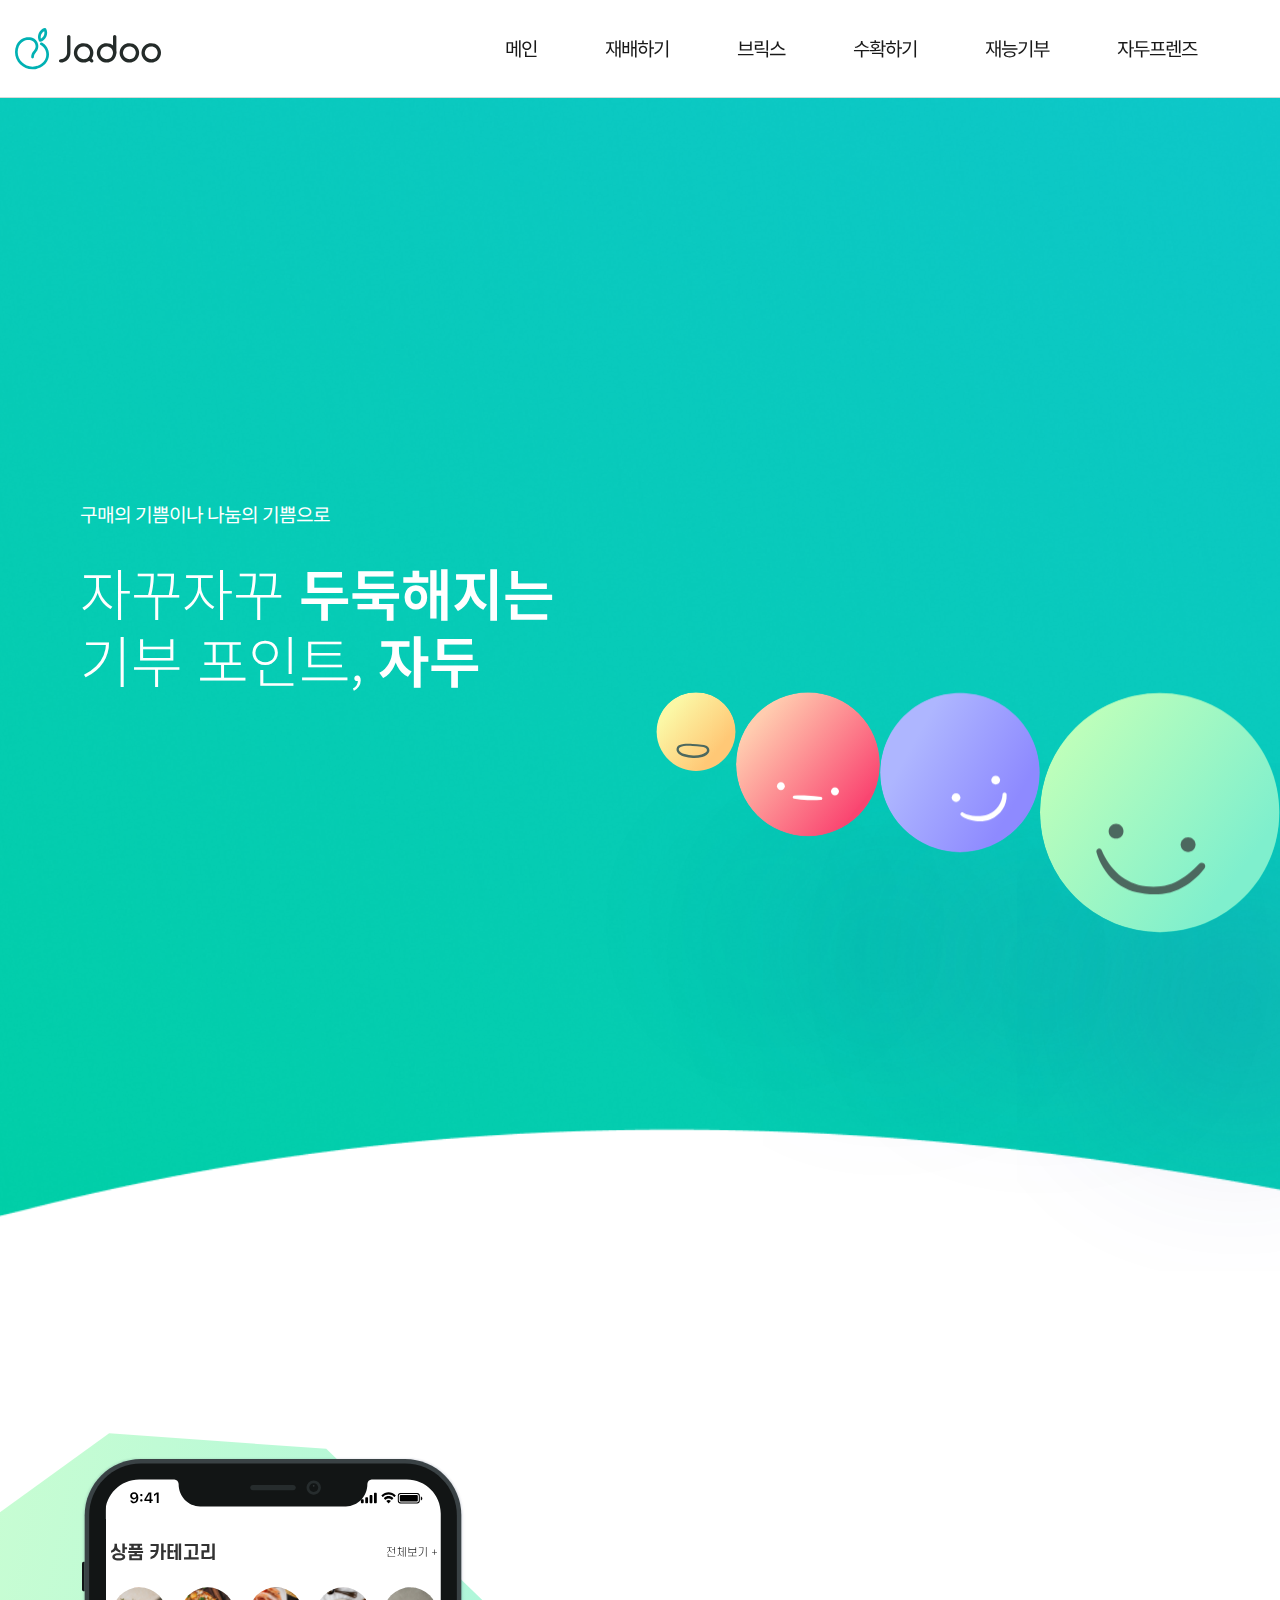
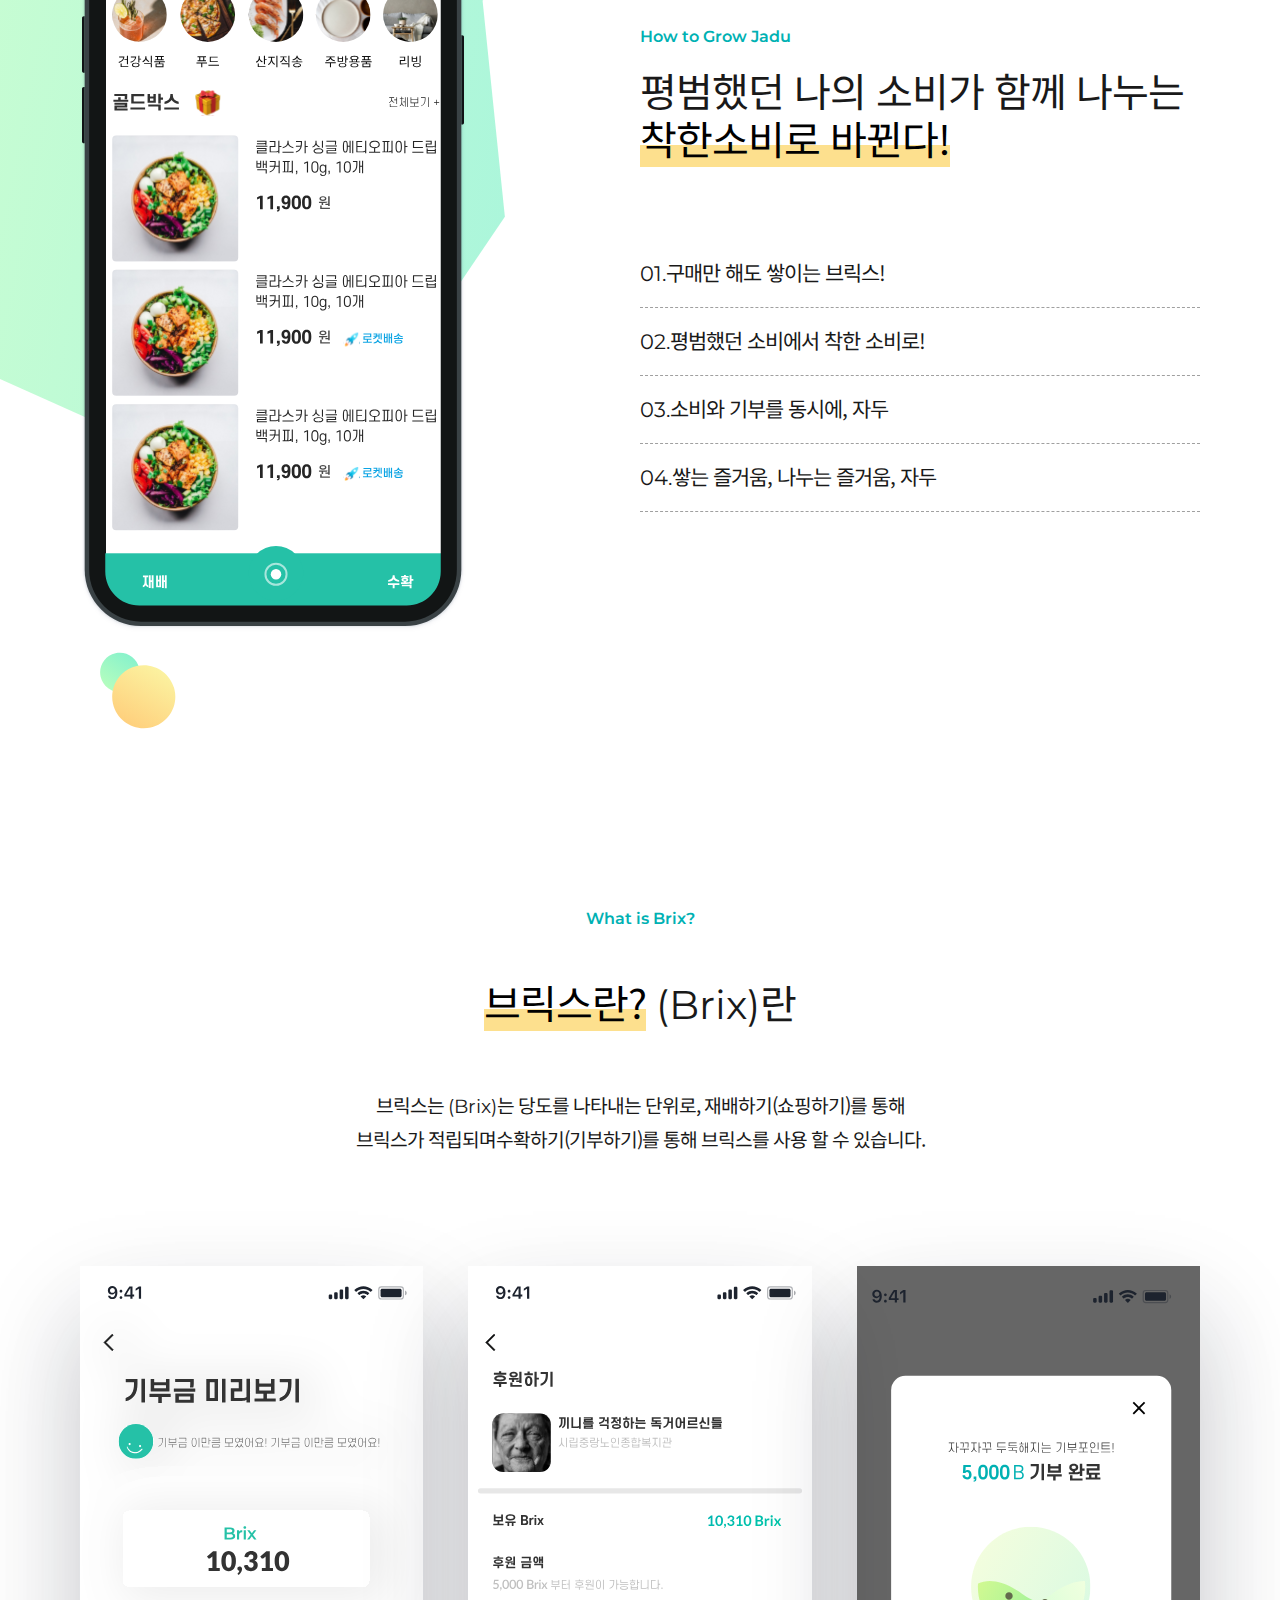
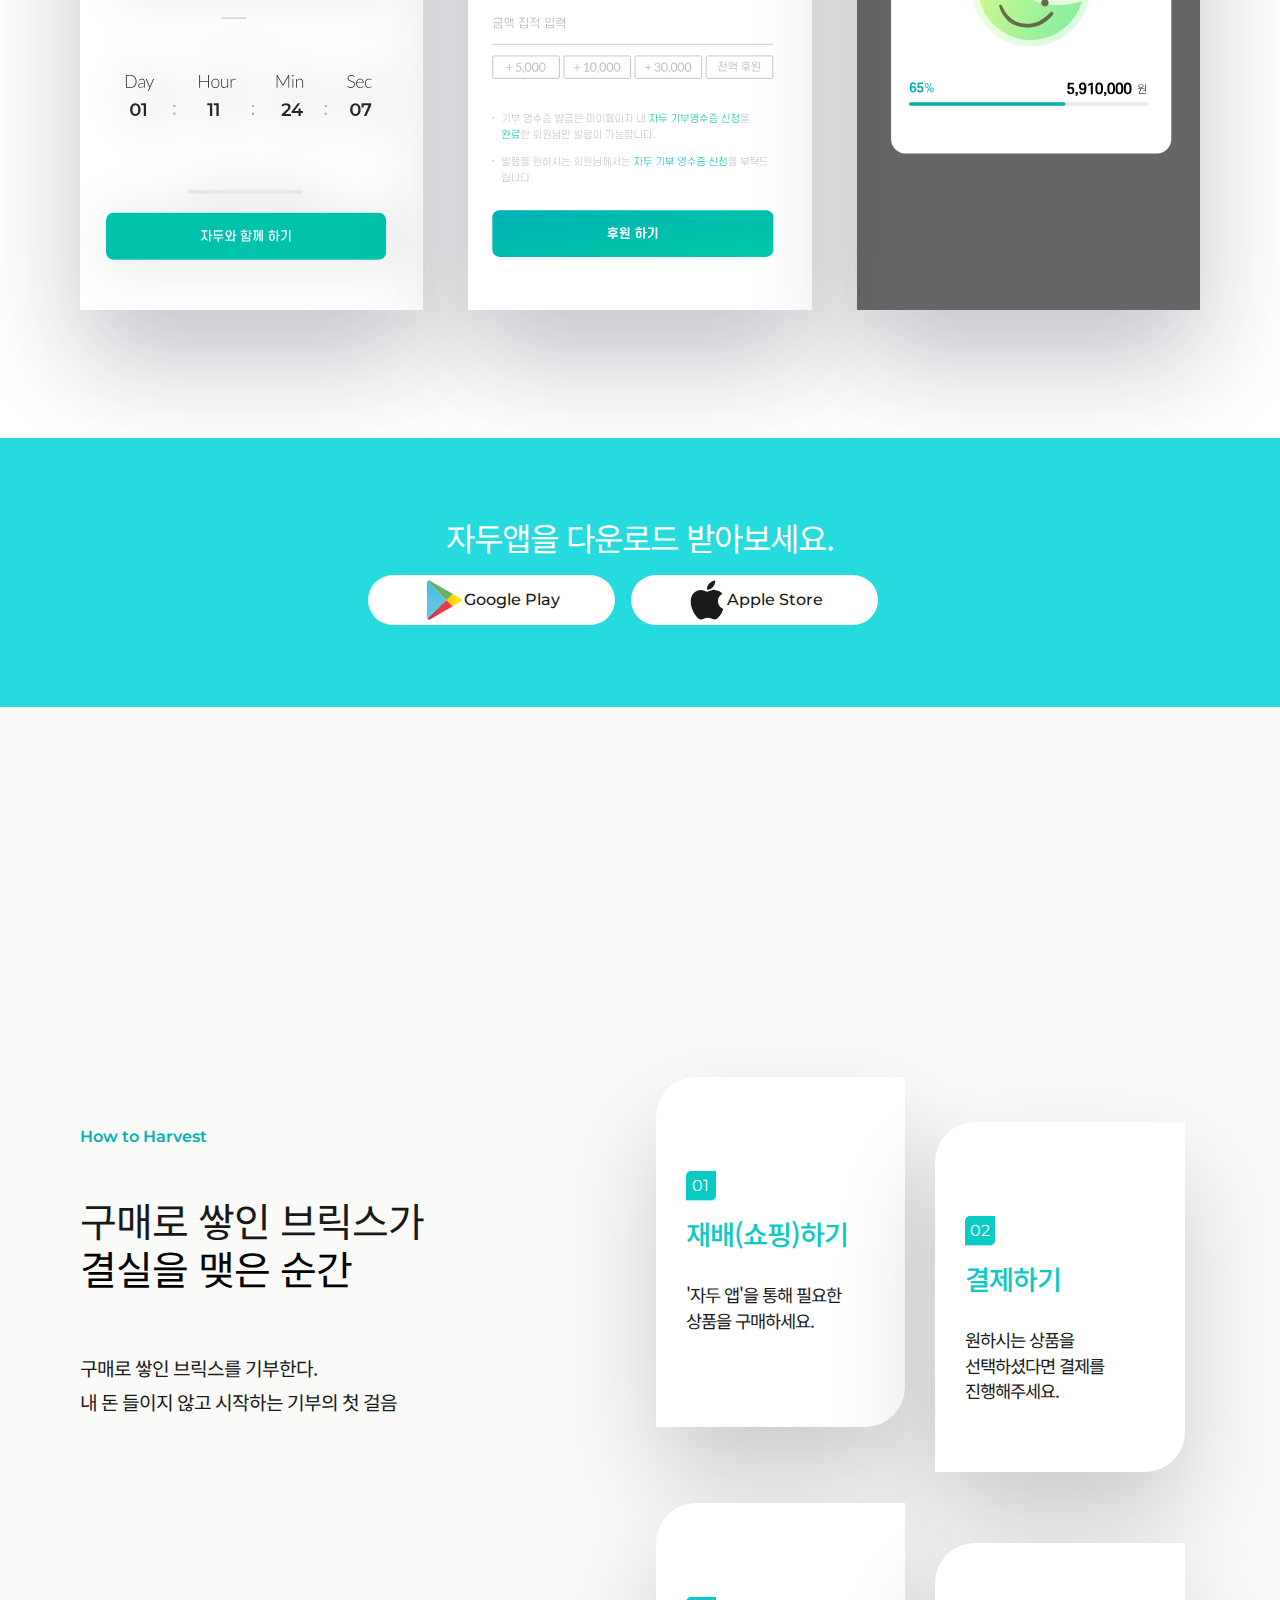
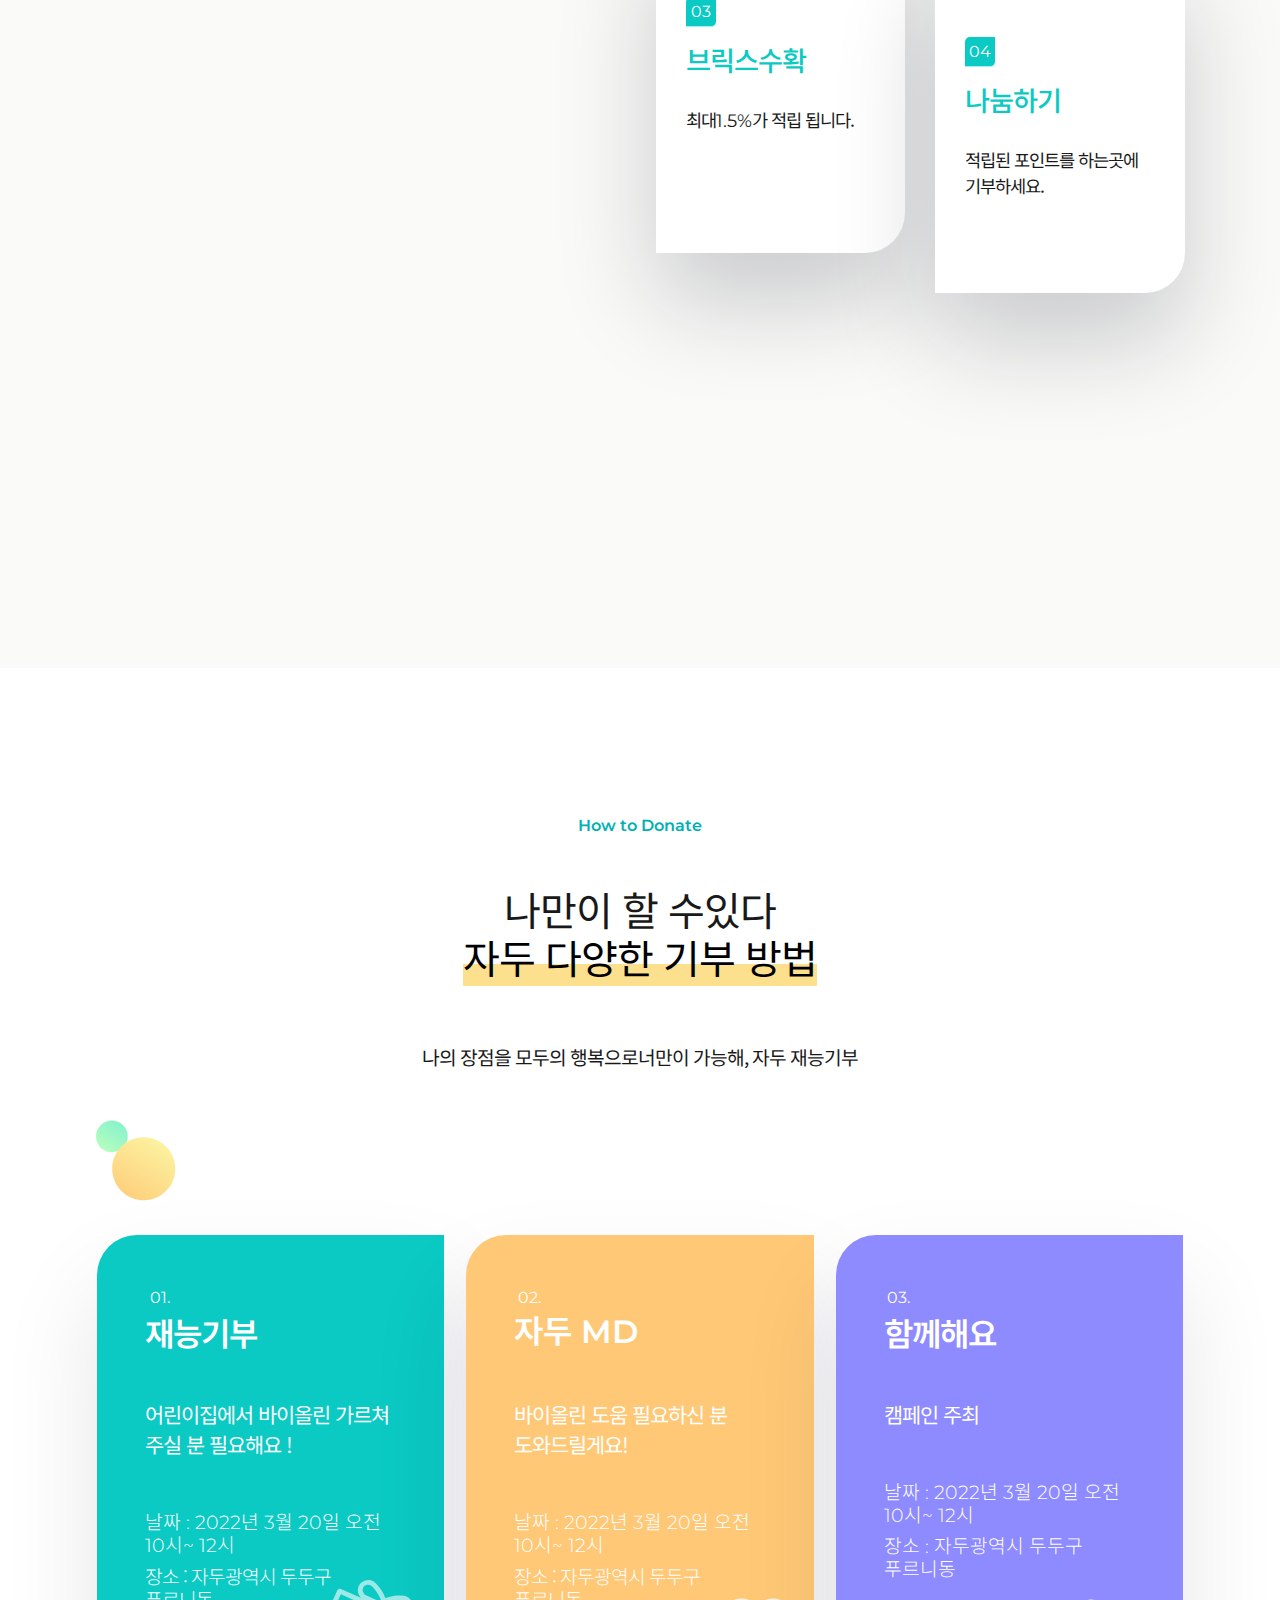
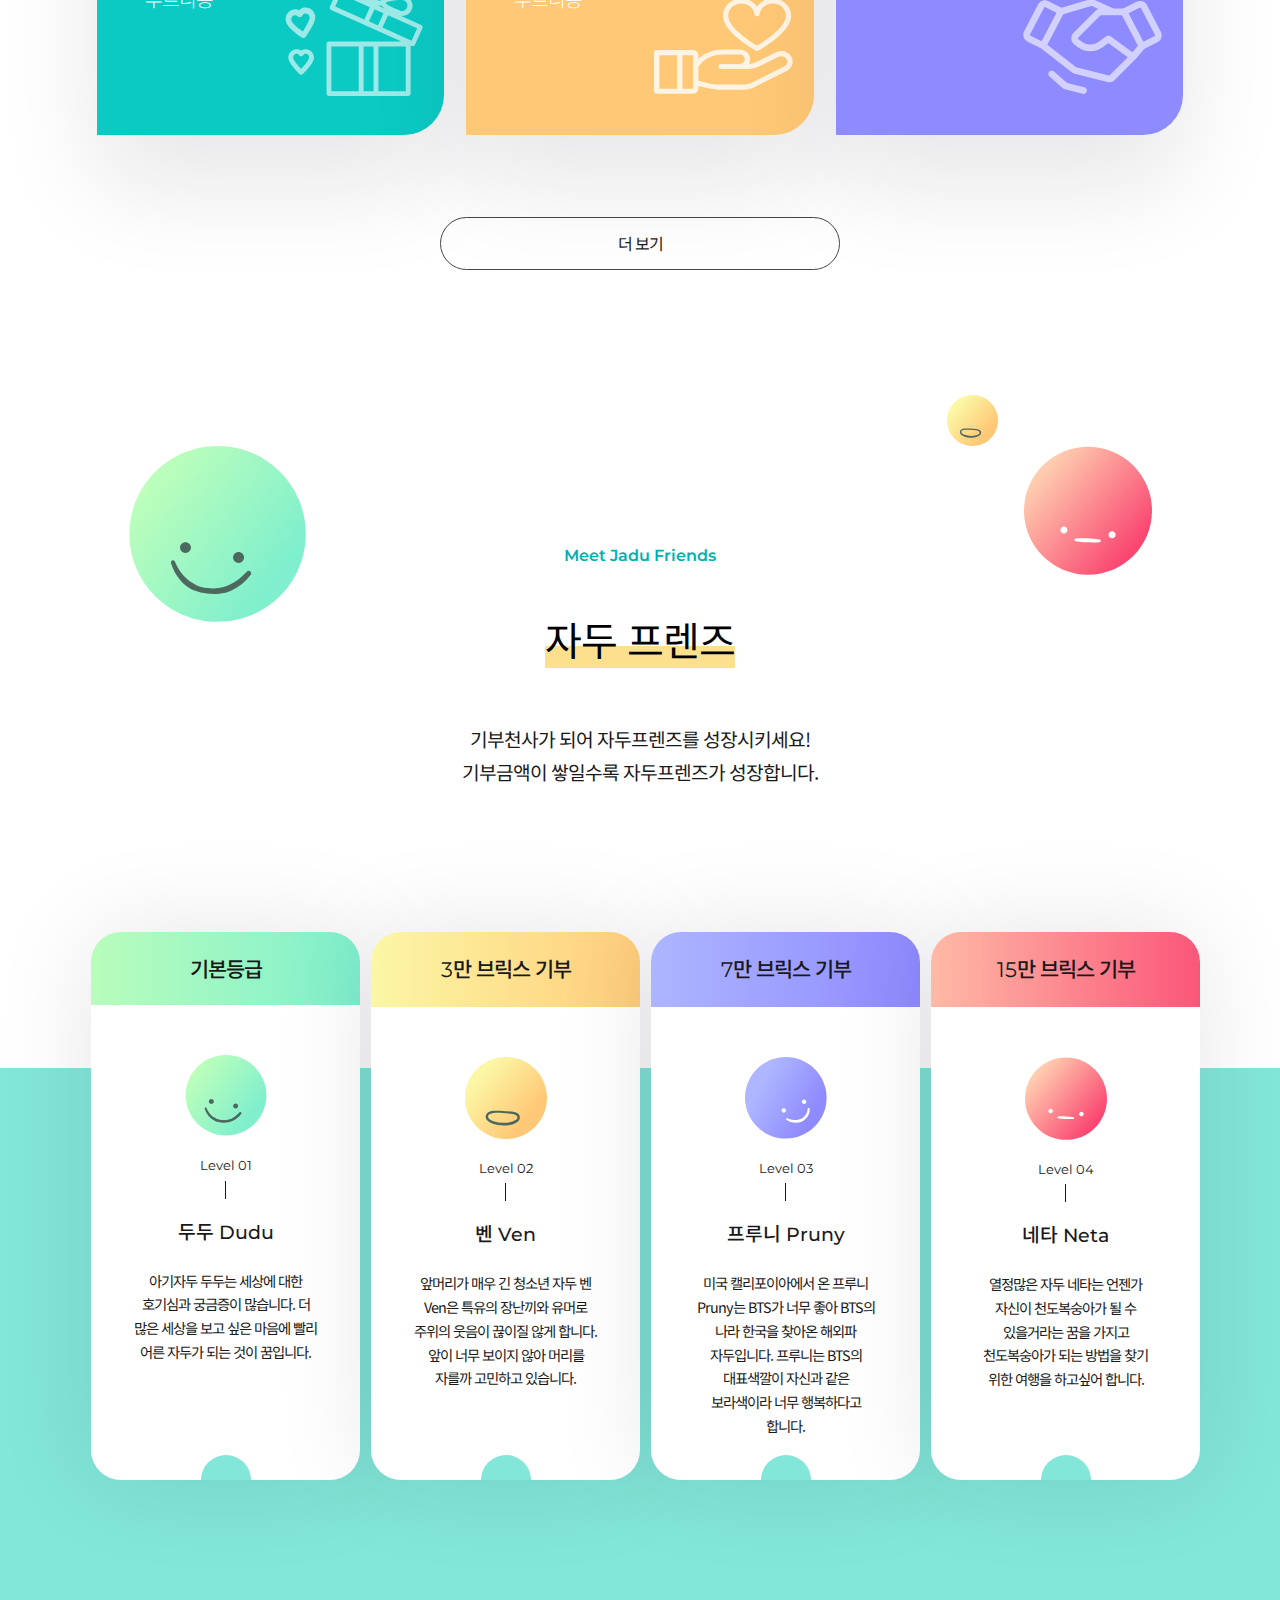
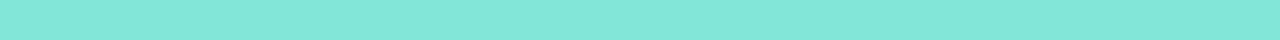
<file: index.html>
<!DOCTYPE html>
<html lang="ko">

<head>
  <meta charset="UTF-8">
  <meta http-equiv="X-UA-Compatible" content="IE=edge">
  <meta name="viewport" content="width=device-width, initial-scale=1.0">
  <title>자두메인</title>
  <link rel="stylesheet" href="./css/reset.css">
  <link rel="stylesheet" href="./css/layout.css">
  <link href="https://fonts.googleapis.com/icon?family=Material+Icons" rel="stylesheet">
  <script src="./js/main.js" defer></script>


</head>

<body>

  <div class="wrap">

    <header class="header">
      <div class="header-inner">

        <h1 class="logo"><a href="#none">JADOO</a> </h1>

        <nav class="nav">
          <ul class="navmenu">
            <li class="menus"><span id="menu1">메인</span></li>
            <li class="menus"><span id="menu2">재배하기</span></li>
            <li class="menus"><span id="menu3">브릭스</span></li>
            <li class="menus"><span id="menu4">수확하기</span></li>
            <li class="menus"><span id="menu5">재능기부</span></li>
            <li class="menus"><span id="menu6">자두프렌즈</span></li>
          </ul>

        </nav>

        <div class="nav-icon">
          <span></span>

        </div>

      </div>
      <!--header-inner -->

      <div class="nav-mobile">
        <ul class="nav-moCont">
          <li class="menus"><span id="menu7">메인</span></li>
          <li class="menus"><span id="menu8">브릭스</span></li>
          <li class="menus"><span id="menu9">재배하기</span></li>
          <li class="menus"><span id="menu10">수확하기</span></li>
          <li class="menus"><span id="menu11">재능기부</span></li>
          <li class="menus"><span id="menu12">자두프렌즈</span></li>
        </ul>
      </div>

    </header>

    <div id="container">


      <div class="main-visual section">
        <div class="visual">
          <div class="visual bg"></div>
        </div>

        <div class="layout flex">


          <div class="main-tit">
            <span class="destxt">구매의 기쁨이나 나눔의 기쁨으로</span>
            <h2>
              자꾸자꾸 <strong>두둑해지는</strong><br>
              기부 포인트, <strong>자두</strong>
            </h2>
          </div>

          <ul class="itemwrap">
            <li class="item"></li>
            <li class="item"></li>
            <li class="item"></li>
            <li class="item"></li>
          </ul>

        </div>

      </div>
      <!-- main-visual -->



      <div class="grow__wrap section">
        <div class="layout flex">


          <div class="grow__imgwrap img__wrap">
            <div class="grow_bg"></div>

            <div class="grow__img up-on-scroll">
              <img src="./images/grow_mobile.svg" alt="">
            </div>
            <div class="circle1"></div>
            <div class="circle2"></div>

          </div>


          <div class="title__wrap">

            <div class="title up-on-scroll"><span class="desc" lang="en">How to Grow Jadu</span>
              평범했던 나의 소비가 함께 나누는 <span class="br"><mark> 착한소비로 바뀐다!</mark></span></div>


            <ul class="list__wrap">
              <li class="up-on-scroll"><span lang="en">01.</span>구매만 해도 쌓이는 브릭스!</li>
              <li class="up-on-scroll"><span lang="en">02.</span>평범했던 소비에서 착한 소비로!</li>
              <li class="up-on-scroll"><span lang="en">03.</span>소비와 기부를 동시에, 자두</li>
              <li class="up-on-scroll"><span lang="en">04.</span>쌓는 즐거움, 나누는 즐거움, 자두 </li>
            </ul>
          </div>


        </div>
      </div>
      <!-- grow__wrap end -->



      <div class="brix__wrap section">
        <div class="layout">
          <div class="title__wrap">
            <div class="desc up-on-scroll" lang="en">What is Brix?</div>
            <div class="title up-on-scroll"> <mark>브릭스란?</mark> <span lang="en"> (Brix)</span>란</div>

            <div class="middle up-on-scroll">브릭스는 <span lang="en">(Brix)</span>는 당도를 나타내는 단위로, 재배하기(쇼핑하기)를 통해<br>
              브릭스가 적립되며수확하기(기부하기)를 통해 브릭스를 사용 할 수 있습니다. </div>
          </div>

          <!-- 1024 이상 피시에서 보여지는 화면 -->
          <div class="brix__imgwrap moblie_brix__imgwrap up-on-scroll">
            <div class="brix_imgbox"><img src="./images/donation01.svg" alt="img1" class="image up-on-scroll" /></div>
            <div class="brix_imgbox"><img src="./images/donation02.svg" alt="img2" class="image up-on-scroll" /></div>
            <div class="brix_imgbox"><img src="./images/donation03.svg" alt="img3" class="image up-on-scroll" /></div>
          </div>

          <!-- 슬라이드1 -->
          <div class="brixslide__wrap up-on-scroll">



            <div class="slideNum">
              <span id="thisSlide">0</span> / <span id="allSlide">0</span>
            </div>

            <div class="slide__wrap">

              <article class="slides">
                <img src="./images/donation01.svg" alt="">
              </article>
              <!--1-->
              <article class="slides">
                <img src="./images/donation02.svg" alt="">
              </article>
              <!--2-->
              <article class="slides">
                <img src="./images/donation03.svg" alt="">
              </article>
              <!--3-->
              <div class="arrow__wrap">
                <div class="arrow prev" onclick="prevNext(-1)">&#10094;</div>
                <div class="arrow next" onclick="prevNext(1)">&#10095;</div>
              </div>
            </div>


          </div>


          <!--pager {-->
          <div id="pager">
            <span class="dots on" onclick="currentSlide(1)"></span>
            <span class="dots" onclick="currentSlide(2)"></span>
            <span class="dots" onclick="currentSlide(3)"></span>

          </div>
          <!--pager }-->

          <!-- <div class="slideStopStart" onclick = "stopSlide()">STOP SLIDES</div>
<div class="slideStopStart" onclick = "showSlides()">RESTART SLIDES</div>
 -->

          <!-- 슬라이드1 end -->



        </div>
      </div>
      <!-- brix__wrap end -->




      <div class="app__banner">
        <div class="layout">

          <div class="app__tit up-on-scroll">자두앱을 다운로드 받아보세요.</div>
          <div class="downloads up-on-scroll">
            <ul>
              <li><a href=""> <img src="./images/googlePaly_icon.svg" alt="Google Play"><span lang="en"> Google Play
                  </span></a></li>
              <li><a href=""> <img src="./images/apple_logo_icon.svg" alt="Apple Store"><span lang="en"> Apple Store
                  </span></a></li>
            </ul>
          </div>
        </div>
      </div>
      <!-- app__banner end -->



      <div class="harvest__wrap section">
        <div class="layout flex">

          <div class="title__wrap">
            <div class="desc up-on-scroll" lang="en">How to Harvest</div>
            <div class="title up-on-scroll"> 구매로 쌓인 브릭스가 <mark>결실을 맺은 순간 </mark> </div>
            <div class="middle up-on-scroll">구매로 쌓인 브릭스를 기부한다.<br> 내 돈 들이지 않고 시작하는 기부의 첫 걸음</div>
          </div>



          <ul class="harvest__box">

            <li class="har_item box1">
              <div class="har-txtbox">

                <span class="har-num" lang="en">01</span>
                <strong>재배(쇼핑)하기</strong>
                <p class="har-txt"> '자두 앱'을 통해 필요한 상품을 구매하세요.</p>


              </div>
            </li>


            <li class="har_item box2">
              <div class="har-txtbox">
                <div class="har-tit"><span class="har-num" lang="en">02</span><strong>결제하기</strong>
                  <p class="har-txt">원하시는 상품을 선택하셨다면 결제를 진행해주세요.</p>
                </div>
              </div>
            </li>

            <li class="har_item box3">
              <div class="har-txtbox">
                <div class="har-tit">
                  <span class="har-num" lang="en">03</span>
                  <strong>브릭스수확</strong>
                  <p class="har-txt">최대<span class="eng" lang="en">1.5%</span>가 적립 됩니다.</p>
                </div>
              </div>

            </li>

            <li class="har_item box4">
              <div class="har-txtbox">
                <div class="har-tit"><span class="har-num" lang="en">04</span><strong>나눔하기</strong></div>
                <div class="har-txt"> 적립된 포인트를 하는곳에 기부하세요.</div>
              </div>
            </li>



          </ul>


        </div>


      </div>
      <!-- harvest__wrap end -->





      <div class="donation_wrap section">
        <div class="layout">

          <div class="title__wrap">
            <div class="desc up-on-scroll" lang="en">How to Donate</div>
            <div class="title up-on-scroll">나만이 할 수있다<br> <mark> 자두 다양한 기부 방법</mark></div>
            <div class="middle up-on-scroll">나의 장점을 모두의 행복으로<span class="br">너만이 가능해, 자두 재능기부</span>
            </div>
          </div>

          <div class="circle3"></div>
          <div class="circle4"></div>

          <ul class="donation__box">


            <li class="dona_item box1 up-on-scroll">

              <div class="dona-txtbox">
                <div class="dona-txt dona-title-wrap">
                  <span class="number" lang="en">01.</span>

                  <div class="donation-tit">
                    <strong>재능기부</strong>
                    <p>어린이집에서 바이올린 가르쳐 주실 분 필요해요 !</p>
                  </div>
                </div>

                <div class="donation-date">
                  <span lang="en">날짜 : 2022년 3월 20일 오전 10시~ 12시</span>
                  <span>장소 : 자두광역시 두두구 푸르니동</span>
                </div>
              </div>

            </li>


            <li class="dona_item box1 up-on-scroll">
              <div class="dona-txtbox">
                <div class="dona-txt dona-title-wrap">
                  <span class="number" lang="en">02.</span>

                  <div class="donation-tit">
                    <strong lang="en">자두 MD</strong>
                    <p>바이올린 도움 필요하신 분 도와드릴게요!</p>
                  </div>
                </div>

                <div class="donation-date">
                  <span lang="en">날짜 : 2022년 3월 20일 오전 10시~ 12시</span>
                  <span>장소 : 자두광역시 두두구 푸르니동</span>
                </div>

              </div>
            </li>


            <li class="dona_item box1 up-on-scroll">
              <div class="dona-txtbox">

                <div class="dona-txt dona-title-wrap">
                  <span class="number" lang="en">03.</span>

                  <div class="donation-tit">
                    <strong>함께해요</strong>
                    <p>캠페인 주최</p>
                  </div>
                </div>

                <div class="donation-date">
                  <span lang="en">날짜 : 2022년 3월 20일 오전 10시~ 12시</span>
                  <span lang="en">장소 : 자두광역시 두두구 푸르니동</span>
                </div>

              </div>
            </li>




          </ul>

          <div class="donation_btn">더 보기</div>

        </div>



      </div>
      <!-- donation_wrap end  -->


      <div class="friends__wrap section up-on-scroll">
        <div class="freind__iconwrap">
          <div class="friendicon01"><img src="./images/brix01.svg"></div>
          <div class="friendicon02"><img src="./images/brix02.svg"></div>
          <div class="friendicon03"><img src="./images/brix04.svg"></div>
        </div>
        <div class="firends_bg"></div>

        <div class="layout">


          <div class="title__wrap">
            <div class="desc up-on-scroll" lang="en">Meet Jadu Friends</div>
            <div class="title up-on-scroll"><mark> 자두 프렌즈</mark></div>
            <div class="middle up-on-scroll">기부천사가 되어 자두프렌즈를 성장시키세요!<br>
              기부금액이 쌓일수록 자두프렌즈가 성장합니다.</div>
          </div>




          <div class="friend__box">

            <div class="friend__list list--01 up-on-scroll">
              <div class="fri_header">기본등급</div>


              <div class="fri-title">
                <img src="./images/brix01.svg" alt="두두 Dudu">
                <span class="level" lang="en">Level 01</span>
                <h2 lang="en">두두 Dudu</h2>
                <p>
                  <strong>아기자두 두두</strong>는 세상에 대한
                  호기심과 궁금증이 많습니다.
                  더 많은 세상을 보고 싶은 마음에 빨리
                  어른 자두가 되는 것이 꿈입니다.

                </p>
              </div>
            </div>
            <!-- lsit 01 -->


            <div class="friend__list list--02 up-on-scroll">
              <div class="fri_header"><span lang="en">3</span>만 브릭스 기부</div>

              <div class="fri-title">

                <img src="./images/brix02.svg" alt="벤 Ven">
                <span class="level" lang="en">Level 02</span>
                <h2 lang="en">벤 Ven</h2>
                <p>
                  앞머리가 매우 긴 청소년 <strong>자두 벤 Ven</strong>은
                  특유의 장난끼와 유머로 주위의
                  웃음이 끊이질 않게 합니다.
                  앞이 너무 보이지 않아 머리를
                  자를까 고민하고 있습니다.
                </p>
              </div>
            </div>

            <!-- lsit 02 -->



            <div class="friend__list list--03 up-on-scroll">
              <div class="fri_header"><span lang="en">7</span>만 브릭스 기부</div>



              <div class="fri-title">
                <img src="./images/brix03.svg" alt="프루니 Pruny">
                <span class="level" lang="en">Level 03</span>
                <h2 lang="en">프루니 Pruny</h2>
                <p>
                  미국 캘리포이아에서 온 <strong>프루니 Pruny</strong>는
                  BTS가 너무 좋아 BTS의 나라 한국을
                  찾아온 해외파 자두입니다.
                  프루니는 BTS의 대표색깔이 자신과
                  같은 보라색이라 너무 행복하다고 합니다.

                </p>

              </div>


            </div>
            <!-- lsit 03 -->


            <div class="friend__list list--04 up-on-scroll">
              <div class="fri_header"><span lang="en"> 15</span>만 브릭스 기부</div>


              <div class="fri-title">
                <img src="./images/brix04.svg" alt="네타 Neta">
                <span class="level" lang="en">Level 04</span>
                <h2 lang="en">네타 Neta</h2>
                <p>
                  <strong>열정많은 자두 네타</strong>는 언젠가
                  자신이 천도복숭아가 될 수 있을거라는
                  꿈을 가지고 천도복숭아가 되는 방법을
                  찾기 위한 여행을 하고싶어 합니다.

                </p>

              </div>


            </div>
            <!-- lsit 04 -->


          </div>


        </div>
      </div>






    </div>
    <!-- #container end -->

  </div>
  <!-- wrap end -->

</body>

</html>
</file>
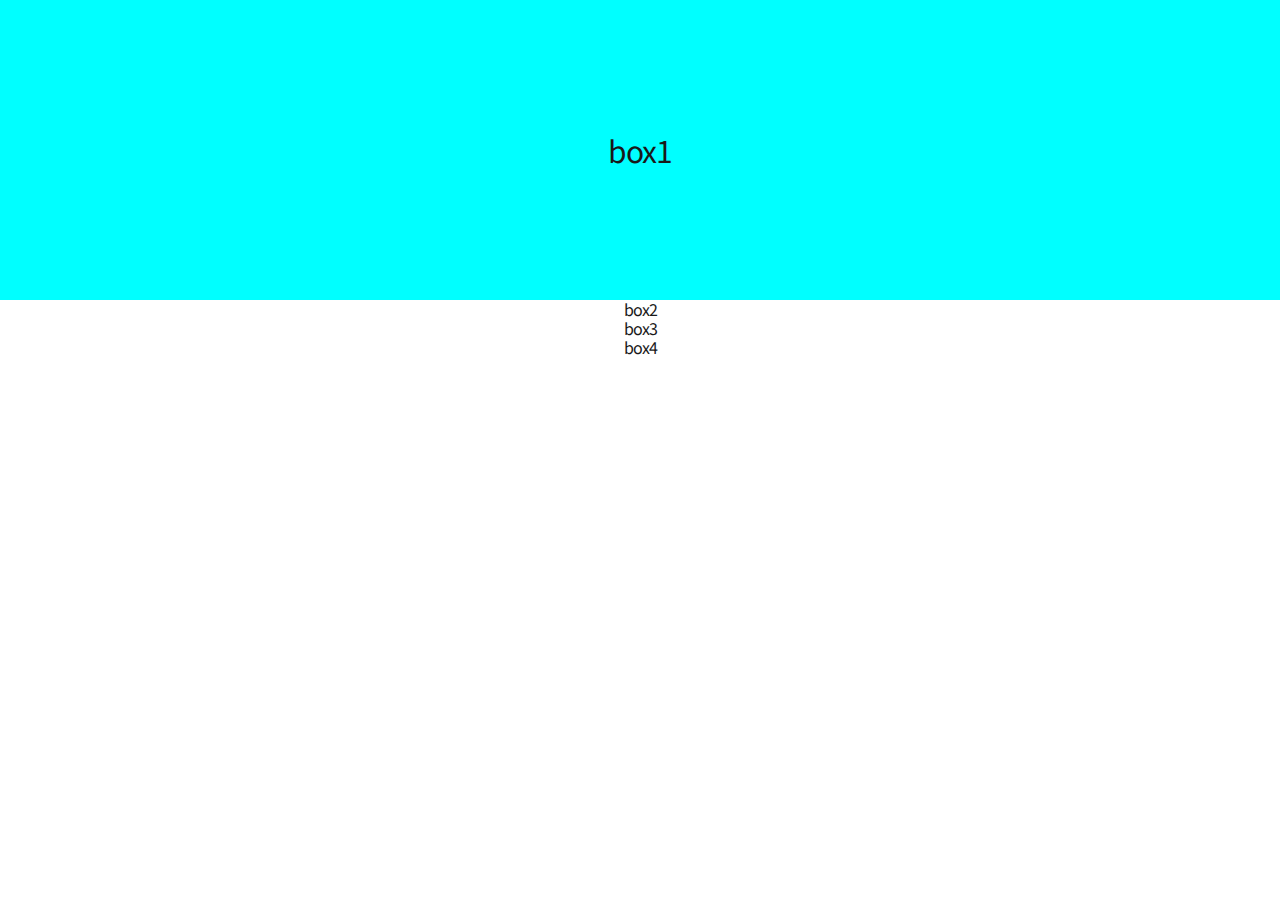
<file: interaction.html>
<!DOCTYPE html>
<html lang="ko">
<head>
    <meta charset="UTF-8">
    <meta http-equiv="X-UA-Compatible" content="IE=edge">
    <meta name="viewport" content="width=device-width, initial-scale=1.0">
    <title>min-width test</title>
    <link rel="stylesheet" href="./css/reset.css">
    <link rel="stylesheet" href="./css/interaction.css">
</head>
<body>
    
    <!-- min-width 반응형연습  -->


    <section>
        <div class="item1"><div class="box1">box1</div></div>
        <div class="item2"><div class="box2">box2</div></div>
        <div class="item3"><div class="box3">box3</div></div>
        <div class="item4"><div class="box4">box4</div></div> 
    </section>
</body>
</html>
</file>
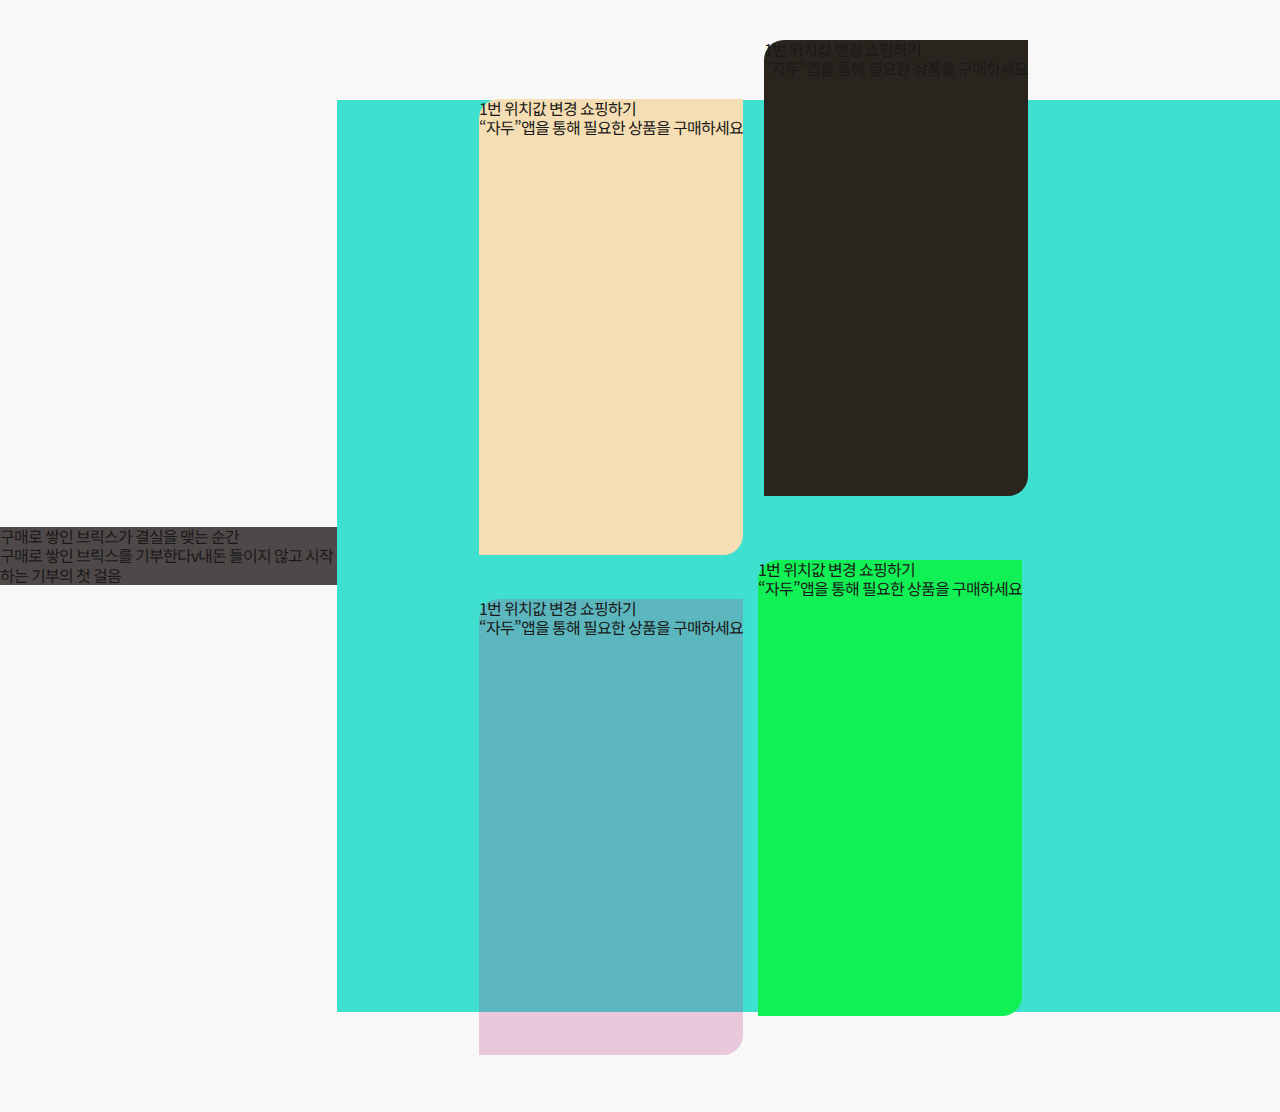
<file: test.html>
<!DOCTYPE html>
<html lang="ko">
<head>
    <meta charset="UTF-8">
    <meta http-equiv="X-UA-Compatible" content="IE=edge">
    <meta name="viewport" content="width=device-width, initial-scale=1.0">
    <title>제작</title>
    <link rel="stylesheet" href="./css/reset.css">
    <link rel="stylesheet" href="./test.css">
</head>


<body>
    

    <div class="cotaianer">
   
      <div class="layout">
       
       
       
<div class="wrap">

        <div class="title_wrap">
            <h2>구매로 쌓인 브릭스가 결실을 맺는 순간</h2>
            <p>구매로 쌓인 브릭스를 기부한다v내돈 들이지 않고 시작하는 기부의 첫 걸음</p>
        </div>
    


   <div class="item__wrap">

    <div class="item list1">
       
        <span> 1번 위치값 변경</span>
        <strong>쇼핑하기</strong>
        <p>“자두”앱을 통해 필요한 상품을  구매하세요</p>
    </div>
    <div class="item list2">
        <span> 1번 위치값 변경</span>
        <strong>쇼핑하기</strong>
        <p>“자두”앱을 통해 필요한 상품을  구매하세요</p>
    </div>
    <div class="item list3">
        <span> 1번 위치값 변경</span>
        <strong>쇼핑하기</strong>
        <p>“자두”앱을 통해 필요한 상품을  구매하세요</p>
    </div>
    <div class="item list4">
        <span> 1번 위치값 변경</span>
        <strong>쇼핑하기</strong>
        <p>“자두”앱을 통해 필요한 상품을  구매하세요</p>
    </div>
</div>

</div>


</div>

</div>
</body>
</html>
</file>
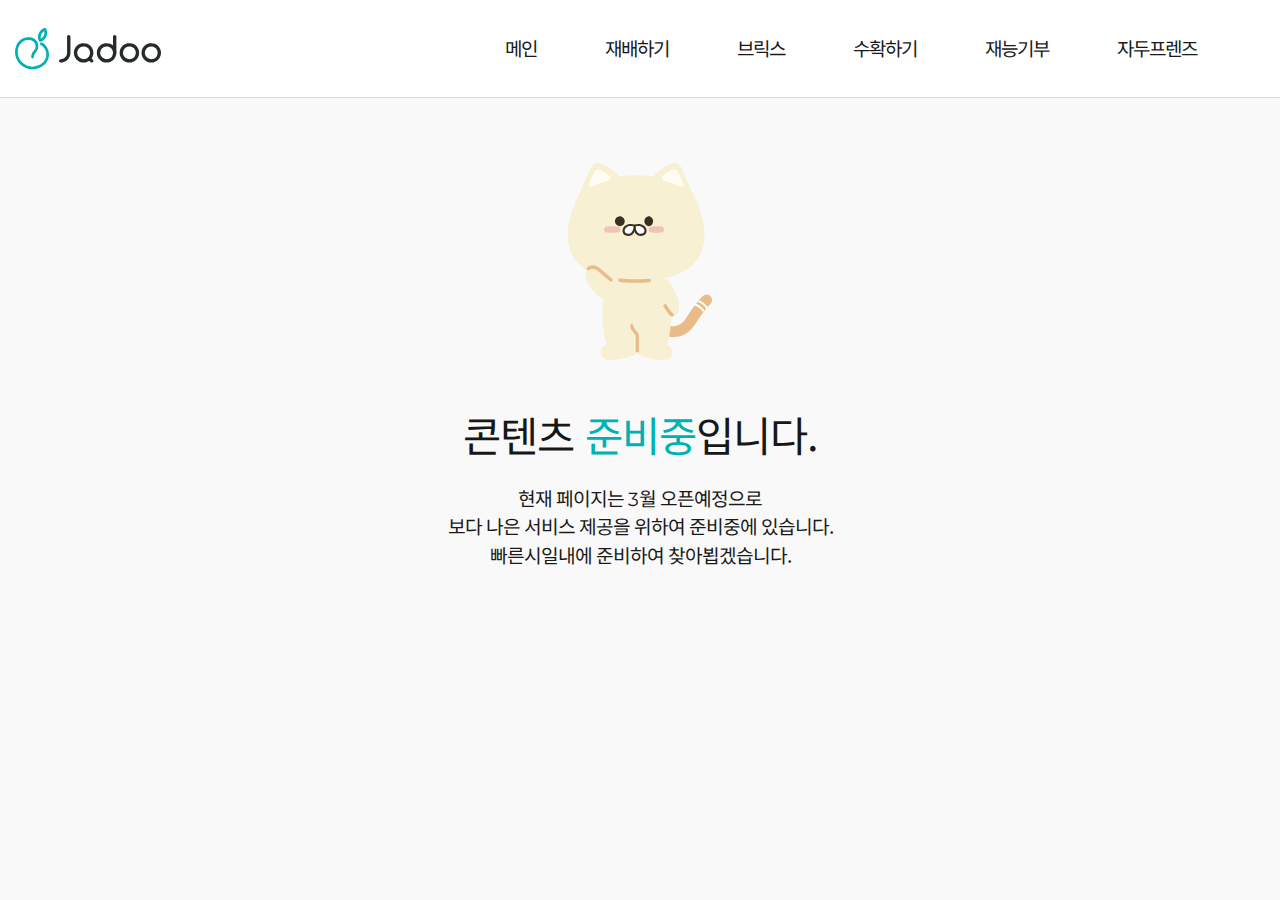
<file: page/intro.html>
<!DOCTYPE html>
<html lang="ko">
<head>
    <meta charset="UTF-8">
    <meta http-equiv="X-UA-Compatible" content="IE=edge">
    <meta name="viewport" content="width=device-width, initial-scale=1.0">
    <title>준비중입니다</title>
</head>
<body>
    <!DOCTYPE html>
<html lang="ko">
<head>
    <meta charset="UTF-8">
    <meta http-equiv="X-UA-Compatible" content="IE=edge">
    <meta name="viewport" content="width=device-width, initial-scale=1.0">
    <title>자두 재능기부</title>
    <link rel="stylesheet" href="../css/reset.css">
    <link rel="stylesheet" href="../css/layout.css">
    <link rel="stylesheet" href="../css/intro.css">
    <!-- <link rel="stylesheet" href="https://fonts.googleapis.com/icon?family=Material+Icons"> -->
    <link href="https://fonts.googleapis.com/icon?family=Material+Icons" rel="stylesheet">
  
    <script src="../js/main.js" defer></script>
</head>

<body>
    <div class="wrap">
        <header class="header">
           <div class="header-inner">
            
            <h1 class="logo"><a href="">
              <svg width="147" height="42" viewBox="0 0 147 42" fill="none" xmlns="http://www.w3.org/2000/svg">
                <path d="M25.1084 13.7812C24.8721 13.7782 24.6405 13.711 24.4366 13.5863C24.2327 13.4616 24.0635 13.2837 23.9457 13.07C22.6821 10.7668 22.6472 7.77665 23.8526 5.08147C25.0581 2.3863 27.2751 0.491188 29.7828 0.0184212C30.0581 -0.028347 30.3404 0.0144478 30.5915 0.14098C30.8426 0.267511 31.0501 0.471632 31.1859 0.725551C32.4534 3.02877 32.4883 6.01892 31.279 8.7141C30.0697 11.4093 27.8565 13.3044 25.3488 13.7772C25.2688 13.7843 25.1885 13.7857 25.1084 13.7812V13.7812ZM29.2402 3.15C27.944 3.81924 26.9048 4.92833 26.2933 6.29495C25.6819 7.66158 25.5347 9.2044 25.8759 10.6698C27.1711 9.99944 28.2095 8.89019 28.8208 7.52391C29.4321 6.15763 29.58 4.61539 29.2402 3.15V3.15Z" fill="#00B1B3"/>
                <path d="M29.6241 36.532L29.3347 36.7944L29.2768 36.8461C26.0153 39.7664 21.8359 41.3674 17.5152 41.3515C7.86817 41.3515 5.33085e-05 33.5734 5.33085e-05 24.0139C-0.00560823 21.7639 0.439745 19.5369 1.30819 17.4725C1.38537 17.2777 1.48569 17.0431 1.58602 16.8244C1.71722 16.542 1.85614 16.2756 1.99891 16.0291C3.14488 13.9562 4.80183 12.232 6.80212 11.031C8.80241 9.82992 11.0751 9.19466 13.3901 9.18945C14.4247 9.19126 15.4551 9.32482 16.4579 9.5871C16.6006 9.61892 16.782 9.65868 16.9788 9.7223C17.1254 9.75149 17.2689 9.79544 17.4071 9.85353C18.8137 10.3397 20.0753 11.1905 21.0708 12.3241C22.0662 13.4577 22.7621 14.836 23.0914 16.3267C23.4208 17.8174 23.3727 19.3703 22.9516 20.8363C22.5306 22.3023 21.7508 23.632 20.6871 24.6979C20.1178 25.2648 19.6657 25.9446 19.358 26.6963C19.0503 27.4481 18.8934 28.2562 18.8966 29.072C18.8966 29.4411 18.7543 29.7952 18.5011 30.0562C18.2478 30.3172 17.9042 30.4638 17.546 30.4638C17.1878 30.4638 16.8443 30.3172 16.591 30.0562C16.3378 29.7952 16.1955 29.4411 16.1955 29.072C16.1925 27.8852 16.422 26.71 16.8702 25.6167C17.3185 24.5235 17.9762 23.5347 18.804 22.7096C19.7641 21.7439 20.3797 20.4725 20.5513 19.1013C20.7229 17.7301 20.4403 16.3393 19.7494 15.1542C19.0131 13.905 17.8697 12.9663 16.5235 12.5059L16.4502 12.482H16.3614L16.207 12.4263C16.0878 12.3883 15.9667 12.3564 15.8443 12.3309H15.8019C15.0129 12.1296 14.2029 12.0295 13.3901 12.0327C11.5557 12.0348 9.75426 12.536 8.16806 13.4856C6.58185 14.4352 5.26707 15.7996 4.35664 17.4407C4.25245 17.6395 4.13283 17.8662 4.02479 18.1008C3.94761 18.2639 3.87043 18.4428 3.80097 18.6217C3.07294 20.3482 2.69856 22.211 2.70122 24.0934C2.70122 32.118 9.34609 38.6475 17.5152 38.6475C21.1851 38.6617 24.7352 37.3024 27.5056 34.8221L27.5789 34.7584L27.8761 34.488L28.1115 34.2693C28.1565 34.2139 28.2055 34.162 28.2581 34.1142L28.3083 34.0625L28.6015 33.7444C29.5499 32.663 30.2746 31.3939 30.7316 30.0145C31.1036 28.9014 31.2927 27.7321 31.2911 26.5549C31.2985 24.5847 30.7774 22.6507 29.7852 20.9665C28.7931 19.2823 27.3685 17.9135 25.6688 17.0113C25.3647 16.8337 25.1393 16.5416 25.0398 16.1963C24.9404 15.851 24.9747 15.4794 25.1356 15.1597C25.2965 14.8399 25.5714 14.5969 25.9026 14.4817C26.2337 14.3665 26.5953 14.388 26.9114 14.5418C29.0409 15.6703 30.8284 17.3803 32.0786 19.4849C33.3287 21.5895 33.9934 24.0078 34 26.4754C33.9975 29.8287 32.7859 33.0614 30.6004 35.5458L30.2145 35.9434L29.6241 36.532Z" fill="#00B1B3"/>
                <path d="M68.6317 34.5648C66.7026 34.5648 64.8168 33.9947 63.2128 32.9267C61.6088 31.8588 60.3587 30.3408 59.6204 28.5648C58.8822 26.7888 58.689 24.8346 59.0653 22.9492C59.4417 21.0638 60.3707 19.332 61.7347 17.9727C63.0988 16.6134 64.8368 15.6878 66.7289 15.3127C68.6209 14.9377 70.5821 15.1302 72.3643 15.8658C74.1466 16.6015 75.6699 17.8472 76.7417 19.4456C77.8135 21.0439 78.3855 22.9231 78.3855 24.8454C78.382 27.422 77.3532 29.8921 75.5248 31.7141C73.6964 33.5361 71.2175 34.5612 68.6317 34.5648V34.5648ZM68.6317 18.4458C67.3615 18.4458 66.1198 18.8211 65.0637 19.5243C64.0076 20.2275 63.1844 21.227 62.6983 22.3963C62.2122 23.5657 62.0851 24.8525 62.3329 26.0939C62.5807 27.3353 63.1924 28.4756 64.0905 29.3706C64.9887 30.2656 66.133 30.8751 67.3788 31.122C68.6246 31.3689 69.9159 31.2422 71.0894 30.7578C72.2629 30.2735 73.266 29.4532 73.9716 28.4008C74.6773 27.3484 75.054 26.1111 75.054 24.8454C75.0557 24.0035 74.891 23.1696 74.5691 22.3912C74.2472 21.6129 73.7745 20.9054 73.1781 20.3092C72.5816 19.713 71.8731 19.2398 71.093 18.9166C70.3129 18.5934 69.4766 18.4266 68.6317 18.4258V18.4458Z" fill="#242B29"/>
                <path d="M136.253 34.5648C134.324 34.5648 132.438 33.9947 130.834 32.9267C129.23 31.8588 127.98 30.3408 127.241 28.5648C126.503 26.7888 126.31 24.8346 126.686 22.9492C127.063 21.0638 127.992 19.332 129.356 17.9727C130.72 16.6134 132.458 15.6878 134.35 15.3127C136.242 14.9377 138.203 15.1302 139.985 15.8658C141.768 16.6015 143.291 17.8472 144.363 19.4456C145.435 21.0439 146.007 22.9231 146.007 24.8454C146.003 27.422 144.974 29.8921 143.146 31.7141C141.317 33.5361 138.839 34.5612 136.253 34.5648V34.5648ZM136.253 18.4458C134.983 18.4458 133.741 18.8211 132.685 19.5243C131.629 20.2275 130.806 21.227 130.319 22.3963C129.833 23.5657 129.706 24.8525 129.954 26.0939C130.202 27.3353 130.813 28.4756 131.712 29.3706C132.61 30.2656 133.754 30.8751 135 31.122C136.246 31.3689 137.537 31.2422 138.71 30.7578C139.884 30.2735 140.887 29.4532 141.593 28.4008C142.298 27.3484 142.675 26.1111 142.675 24.8454C142.678 24.0033 142.514 23.1689 142.192 22.3902C141.87 21.6115 141.398 20.9036 140.801 20.3072C140.205 19.7109 139.496 19.2377 138.715 18.9148C137.935 18.592 137.098 18.4258 136.253 18.4258V18.4458Z" fill="#242B29"/>
                <path d="M91.5917 34.5648C89.6626 34.5648 87.7768 33.9947 86.1728 32.9267C84.5688 31.8588 83.3186 30.3408 82.5804 28.5648C81.8421 26.7888 81.649 24.8346 82.0253 22.9492C82.4017 21.0638 83.3306 19.332 84.6947 17.9727C86.0588 16.6134 87.7968 15.6878 89.6888 15.3127C91.5809 14.9377 93.542 15.1302 95.3243 15.8658C97.1066 16.6015 98.6299 17.8472 99.7016 19.4456C100.773 21.0439 101.345 22.9231 101.345 24.8454C101.342 27.422 100.313 29.8921 98.4847 31.7141C96.6563 33.5361 94.1775 34.5612 91.5917 34.5648V34.5648ZM91.5917 18.4458C90.3218 18.4471 89.0808 18.8235 88.0255 19.5275C86.9702 20.2315 86.1481 21.2315 85.6631 22.401C85.178 23.5705 85.0518 24.857 85.3003 26.098C85.5489 27.3389 86.1611 28.4786 87.0595 29.3729C87.9579 30.2673 89.1023 30.8761 90.3479 31.1225C91.5935 31.3689 92.8845 31.2417 94.0576 30.7572C95.2307 30.2726 96.2334 29.4524 96.9387 28.4001C97.6441 27.3478 98.0206 26.1108 98.0206 24.8454C98.0224 24.003 97.8574 23.1685 97.5351 22.3897C97.2128 21.6109 96.7395 20.9031 96.1424 20.3068C95.5452 19.7105 94.8359 19.2375 94.055 18.9147C93.2741 18.5919 92.4371 18.4258 91.5917 18.4258V18.4458Z" fill="#242B29"/>
                <path d="M45.6725 34.5649C45.2289 34.5649 44.8035 34.3894 44.4899 34.0768C44.1762 33.7643 44 33.3404 44 32.8984C44 32.4564 44.1762 32.0325 44.4899 31.7199C44.8035 31.4074 45.2289 31.2318 45.6725 31.2318C47.3747 31.2283 49.0061 30.5529 50.2098 29.3535C51.4134 28.1541 52.0912 26.5284 52.0947 24.8322V8.66656C52.0947 8.22456 52.2709 7.80067 52.5845 7.48813C52.8982 7.17559 53.3236 7 53.7672 7C54.2107 7 54.6361 7.17559 54.9498 7.48813C55.2634 7.80067 55.4396 8.22456 55.4396 8.66656V24.8455C55.4361 27.4245 54.4055 29.8966 52.5742 31.719C50.7429 33.5414 48.2606 34.5649 45.6725 34.5649V34.5649Z" fill="#242B29"/>
                <path d="M76.7204 34.5652C76.5016 34.5654 76.285 34.5226 76.0829 34.439C75.8809 34.3555 75.6974 34.233 75.543 34.0785L73.1748 31.7187C73.0129 31.5663 72.8834 31.383 72.7939 31.1799C72.7044 30.9767 72.6566 30.7577 72.6535 30.5358C72.6504 30.3139 72.6919 30.0936 72.7757 29.888C72.8595 29.6824 72.9837 29.4956 73.1412 29.3387C73.2987 29.1818 73.4861 29.0579 73.6924 28.9745C73.8988 28.891 74.1199 28.8496 74.3425 28.8527C74.5652 28.8558 74.7849 28.9034 74.9888 28.9926C75.1927 29.0819 75.3766 29.2109 75.5296 29.3722L77.8978 31.732C78.2099 32.0433 78.3853 32.4653 78.3853 32.9053C78.3853 33.3453 78.2099 33.7673 77.8978 34.0785C77.7441 34.2339 77.5608 34.357 77.3585 34.4406C77.1563 34.5242 76.9393 34.5665 76.7204 34.5652V34.5652Z" fill="#242B29"/>
                <path d="M99.6863 26.5054C99.2445 26.5054 98.8208 26.3306 98.5084 26.0193C98.196 25.708 98.0205 25.2858 98.0205 24.8455V8.66656C98.0205 8.22456 98.1967 7.80067 98.5104 7.48813C98.824 7.17559 99.2494 7 99.693 7C100.137 7 100.562 7.17559 100.876 7.48813C101.189 7.80067 101.365 8.22456 101.365 8.66656V24.8455C101.365 25.0646 101.322 25.2816 101.237 25.4838C101.153 25.6861 101.029 25.8697 100.873 26.024C100.717 26.1783 100.532 26.3003 100.328 26.3829C100.124 26.4656 99.9061 26.5072 99.6863 26.5054V26.5054Z" fill="#242B29"/>
                <path d="M114.397 34.5648C112.468 34.5648 110.582 33.9947 108.978 32.9267C107.374 31.8588 106.124 30.3408 105.386 28.5648C104.648 26.7888 104.455 24.8346 104.831 22.9492C105.207 21.0638 106.136 19.332 107.5 17.9727C108.864 16.6134 110.602 15.6878 112.494 15.3127C114.387 14.9377 116.348 15.1302 118.13 15.8658C119.912 16.6015 121.436 17.8472 122.507 19.4456C123.579 21.0439 124.151 22.9231 124.151 24.8454C124.148 27.422 123.119 29.8921 121.29 31.7141C119.462 33.5361 116.983 34.5612 114.397 34.5648V34.5648ZM114.397 18.4458C113.127 18.4458 111.885 18.8211 110.829 19.5243C109.773 20.2275 108.95 21.227 108.464 22.3963C107.978 23.5657 107.851 24.8525 108.098 26.0939C108.346 27.3353 108.958 28.4756 109.856 29.3706C110.754 30.2656 111.899 30.8751 113.144 31.122C114.39 31.3689 115.682 31.2422 116.855 30.7578C118.029 30.2735 119.032 29.4532 119.737 28.4008C120.443 27.3484 120.82 26.1111 120.82 24.8454C120.821 24.0035 120.657 23.1696 120.335 22.3912C120.013 21.6129 119.54 20.9054 118.944 20.3092C118.347 19.713 117.639 19.2398 116.859 18.9166C116.079 18.5934 115.242 18.4266 114.397 18.4258V18.4458Z" fill="#242B29"/>
               </svg>
             </a>
            </h1>
      
      
            <nav class="nav">
              <ul class="navmenu">
                <li class="menus"><span id="menu1">메인</span></li>
                <li class="menus"><span id="menu2">재배하기</span></li>
                <li class="menus"><span id="menu3">브릭스</span></li>
                <li class="menus"><span id="menu4">수확하기</span></li>
                <li class="menus"><span id="menu5">재능기부</span></li>
                <li class="menus"><span id="menu6">자두프렌즈</span></li>
              </ul>
        
            </nav>
           <div class="navBtntoggle">
            <div class="nav-icon">
              <span></span>
          </div>
        </div>
      
      
           </div>
           <!--header-inner -->
      
            <div class="nav-mobile">
            <ul class="nav-moCont">
                <li class="menus"><span id="menu7">메인</span></li>
                <li class="menus"><span id="menu8">브릭스</span></li>
                <li class="menus"><span id="menu9">재배하기</span></li>
                <li class="menus"><span id="menu10">수확하기</span></li>
                <li class="menus"><span id="menu11">재능기부</span></li>
                <li class="menus"><span id="menu12">자두프렌즈</span></li>
            </ul>
            </div>
        </header>


        <!-- intro 시작 -->
        <div class="intro">
            <div class="img"></div>
            <div class="txt_box">
                <div class="title">콘텐츠 <span>준비중</span>입니다.</div>
                <div class="detail">현재 페이지는 <span lang="en">3</span>월 오픈예정으로<br>
                보다 나은 서비스 제공을 위하여 준비중에 있습니다.<br>
            빠른시일내에 준비하여 찾아뵙겠습니다.</div>
            </div>
        </div>
        
    </div>
    <!-- 전체 wrap 끝. -->
</body>
</html>
</file>
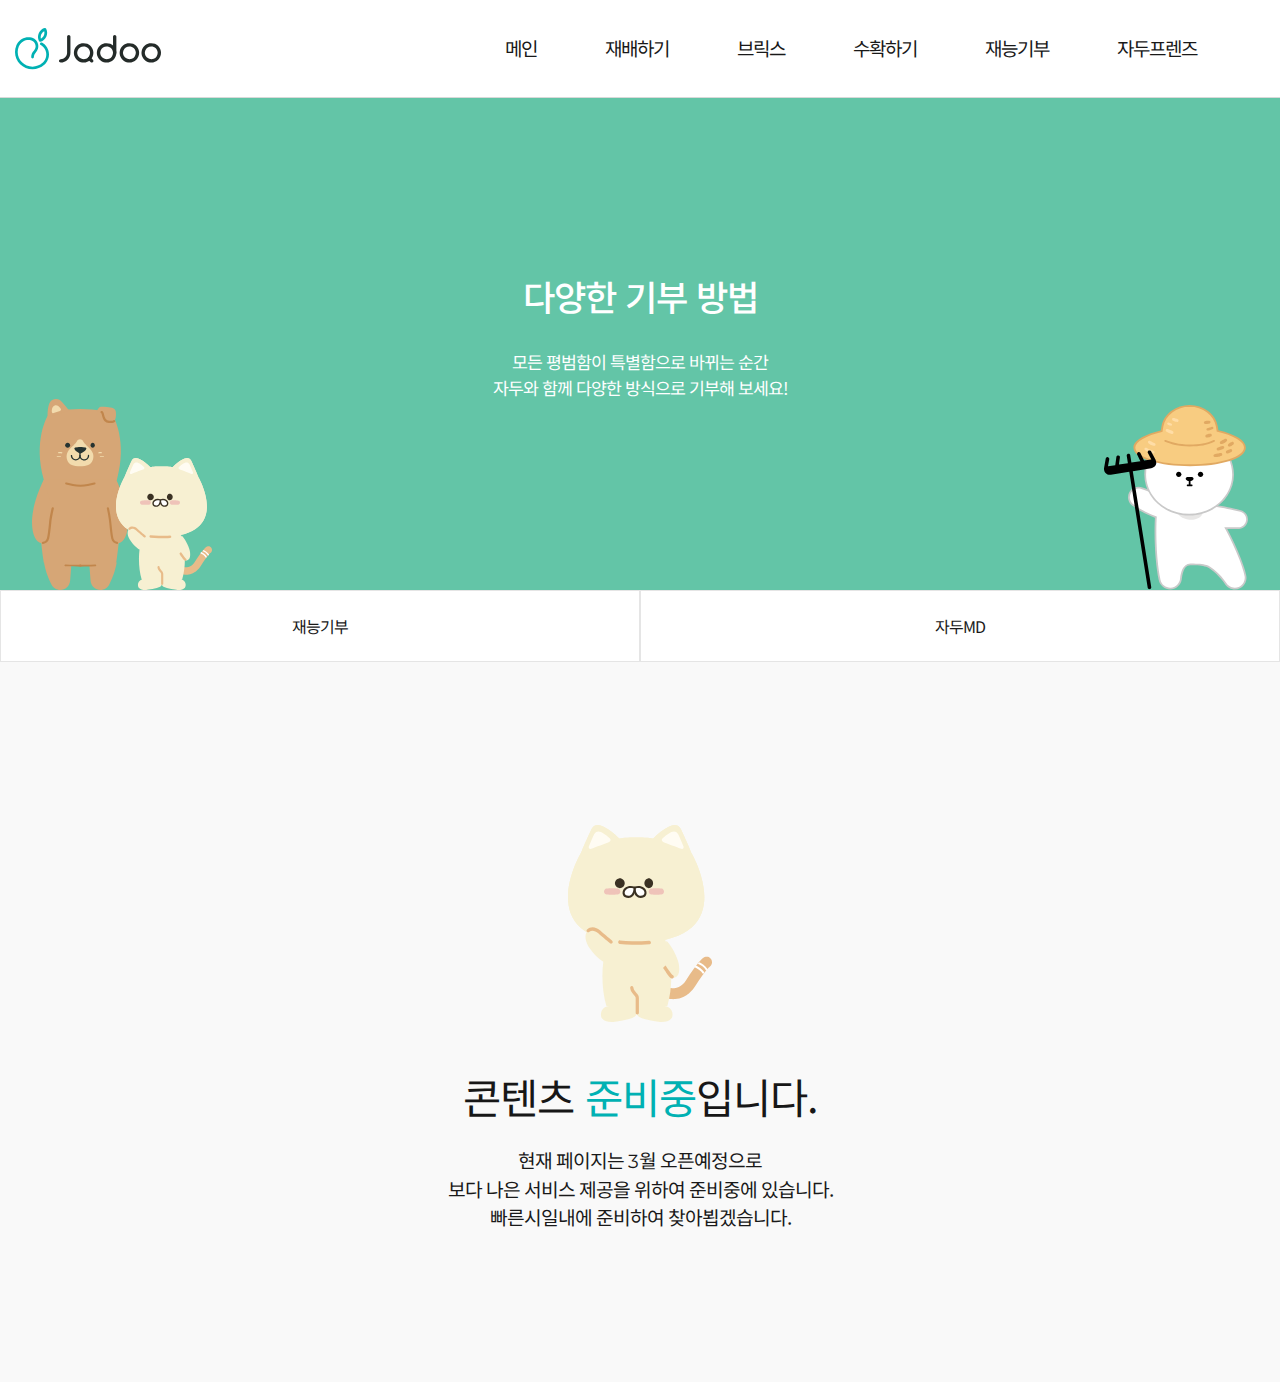
<file: page/MD.html>
<!DOCTYPE html>
<html lang="ko">
<head>
    <meta charset="UTF-8">
    <meta http-equiv="X-UA-Compatible" content="IE=edge">
    <meta name="viewport" content="width=device-width, initial-scale=1.0">
    <title>준비중입니다</title>
</head>
<body>
    <!DOCTYPE html>
<html lang="ko">
<head>
    <meta charset="UTF-8">
    <meta http-equiv="X-UA-Compatible" content="IE=edge">
    <meta name="viewport" content="width=device-width, initial-scale=1.0">
    <title>자두 재능기부</title>
    <link rel="stylesheet" href="../css/reset.css">
    <link rel="stylesheet" href="../css/layout.css">
    <link rel="stylesheet" href="../css/intro.css">
    <link rel="stylesheet" href="../css/donation.css">
    <!-- <link rel="stylesheet" href="https://fonts.googleapis.com/icon?family=Material+Icons"> -->
    <link href="https://fonts.googleapis.com/icon?family=Material+Icons" rel="stylesheet">
    <script src="https://ajax.googleapis.com/ajax/libs/jquery/1.8.3/jquery.min.js"></script>

    <script src="../js/main.js" defer></script>
    <script src="../js/donation.js" defer></script>


    <!-- <link rel="stylesheet" href="https://fonts.googleapis.com/icon?family=Material+Icons"> -->
    <link href="https://fonts.googleapis.com/icon?family=Material+Icons" rel="stylesheet">
  
    <script src="../js/main.js" defer></script>
</head>

<body>
    <div class="wrap">
        <header class="header">
           <div class="header-inner">
            
            <h1 class="logo"><a href="">
              <svg width="147" height="42" viewBox="0 0 147 42" fill="none" xmlns="http://www.w3.org/2000/svg">
                <path d="M25.1084 13.7812C24.8721 13.7782 24.6405 13.711 24.4366 13.5863C24.2327 13.4616 24.0635 13.2837 23.9457 13.07C22.6821 10.7668 22.6472 7.77665 23.8526 5.08147C25.0581 2.3863 27.2751 0.491188 29.7828 0.0184212C30.0581 -0.028347 30.3404 0.0144478 30.5915 0.14098C30.8426 0.267511 31.0501 0.471632 31.1859 0.725551C32.4534 3.02877 32.4883 6.01892 31.279 8.7141C30.0697 11.4093 27.8565 13.3044 25.3488 13.7772C25.2688 13.7843 25.1885 13.7857 25.1084 13.7812V13.7812ZM29.2402 3.15C27.944 3.81924 26.9048 4.92833 26.2933 6.29495C25.6819 7.66158 25.5347 9.2044 25.8759 10.6698C27.1711 9.99944 28.2095 8.89019 28.8208 7.52391C29.4321 6.15763 29.58 4.61539 29.2402 3.15V3.15Z" fill="#00B1B3"/>
                <path d="M29.6241 36.532L29.3347 36.7944L29.2768 36.8461C26.0153 39.7664 21.8359 41.3674 17.5152 41.3515C7.86817 41.3515 5.33085e-05 33.5734 5.33085e-05 24.0139C-0.00560823 21.7639 0.439745 19.5369 1.30819 17.4725C1.38537 17.2777 1.48569 17.0431 1.58602 16.8244C1.71722 16.542 1.85614 16.2756 1.99891 16.0291C3.14488 13.9562 4.80183 12.232 6.80212 11.031C8.80241 9.82992 11.0751 9.19466 13.3901 9.18945C14.4247 9.19126 15.4551 9.32482 16.4579 9.5871C16.6006 9.61892 16.782 9.65868 16.9788 9.7223C17.1254 9.75149 17.2689 9.79544 17.4071 9.85353C18.8137 10.3397 20.0753 11.1905 21.0708 12.3241C22.0662 13.4577 22.7621 14.836 23.0914 16.3267C23.4208 17.8174 23.3727 19.3703 22.9516 20.8363C22.5306 22.3023 21.7508 23.632 20.6871 24.6979C20.1178 25.2648 19.6657 25.9446 19.358 26.6963C19.0503 27.4481 18.8934 28.2562 18.8966 29.072C18.8966 29.4411 18.7543 29.7952 18.5011 30.0562C18.2478 30.3172 17.9042 30.4638 17.546 30.4638C17.1878 30.4638 16.8443 30.3172 16.591 30.0562C16.3378 29.7952 16.1955 29.4411 16.1955 29.072C16.1925 27.8852 16.422 26.71 16.8702 25.6167C17.3185 24.5235 17.9762 23.5347 18.804 22.7096C19.7641 21.7439 20.3797 20.4725 20.5513 19.1013C20.7229 17.7301 20.4403 16.3393 19.7494 15.1542C19.0131 13.905 17.8697 12.9663 16.5235 12.5059L16.4502 12.482H16.3614L16.207 12.4263C16.0878 12.3883 15.9667 12.3564 15.8443 12.3309H15.8019C15.0129 12.1296 14.2029 12.0295 13.3901 12.0327C11.5557 12.0348 9.75426 12.536 8.16806 13.4856C6.58185 14.4352 5.26707 15.7996 4.35664 17.4407C4.25245 17.6395 4.13283 17.8662 4.02479 18.1008C3.94761 18.2639 3.87043 18.4428 3.80097 18.6217C3.07294 20.3482 2.69856 22.211 2.70122 24.0934C2.70122 32.118 9.34609 38.6475 17.5152 38.6475C21.1851 38.6617 24.7352 37.3024 27.5056 34.8221L27.5789 34.7584L27.8761 34.488L28.1115 34.2693C28.1565 34.2139 28.2055 34.162 28.2581 34.1142L28.3083 34.0625L28.6015 33.7444C29.5499 32.663 30.2746 31.3939 30.7316 30.0145C31.1036 28.9014 31.2927 27.7321 31.2911 26.5549C31.2985 24.5847 30.7774 22.6507 29.7852 20.9665C28.7931 19.2823 27.3685 17.9135 25.6688 17.0113C25.3647 16.8337 25.1393 16.5416 25.0398 16.1963C24.9404 15.851 24.9747 15.4794 25.1356 15.1597C25.2965 14.8399 25.5714 14.5969 25.9026 14.4817C26.2337 14.3665 26.5953 14.388 26.9114 14.5418C29.0409 15.6703 30.8284 17.3803 32.0786 19.4849C33.3287 21.5895 33.9934 24.0078 34 26.4754C33.9975 29.8287 32.7859 33.0614 30.6004 35.5458L30.2145 35.9434L29.6241 36.532Z" fill="#00B1B3"/>
                <path d="M68.6317 34.5648C66.7026 34.5648 64.8168 33.9947 63.2128 32.9267C61.6088 31.8588 60.3587 30.3408 59.6204 28.5648C58.8822 26.7888 58.689 24.8346 59.0653 22.9492C59.4417 21.0638 60.3707 19.332 61.7347 17.9727C63.0988 16.6134 64.8368 15.6878 66.7289 15.3127C68.6209 14.9377 70.5821 15.1302 72.3643 15.8658C74.1466 16.6015 75.6699 17.8472 76.7417 19.4456C77.8135 21.0439 78.3855 22.9231 78.3855 24.8454C78.382 27.422 77.3532 29.8921 75.5248 31.7141C73.6964 33.5361 71.2175 34.5612 68.6317 34.5648V34.5648ZM68.6317 18.4458C67.3615 18.4458 66.1198 18.8211 65.0637 19.5243C64.0076 20.2275 63.1844 21.227 62.6983 22.3963C62.2122 23.5657 62.0851 24.8525 62.3329 26.0939C62.5807 27.3353 63.1924 28.4756 64.0905 29.3706C64.9887 30.2656 66.133 30.8751 67.3788 31.122C68.6246 31.3689 69.9159 31.2422 71.0894 30.7578C72.2629 30.2735 73.266 29.4532 73.9716 28.4008C74.6773 27.3484 75.054 26.1111 75.054 24.8454C75.0557 24.0035 74.891 23.1696 74.5691 22.3912C74.2472 21.6129 73.7745 20.9054 73.1781 20.3092C72.5816 19.713 71.8731 19.2398 71.093 18.9166C70.3129 18.5934 69.4766 18.4266 68.6317 18.4258V18.4458Z" fill="#242B29"/>
                <path d="M136.253 34.5648C134.324 34.5648 132.438 33.9947 130.834 32.9267C129.23 31.8588 127.98 30.3408 127.241 28.5648C126.503 26.7888 126.31 24.8346 126.686 22.9492C127.063 21.0638 127.992 19.332 129.356 17.9727C130.72 16.6134 132.458 15.6878 134.35 15.3127C136.242 14.9377 138.203 15.1302 139.985 15.8658C141.768 16.6015 143.291 17.8472 144.363 19.4456C145.435 21.0439 146.007 22.9231 146.007 24.8454C146.003 27.422 144.974 29.8921 143.146 31.7141C141.317 33.5361 138.839 34.5612 136.253 34.5648V34.5648ZM136.253 18.4458C134.983 18.4458 133.741 18.8211 132.685 19.5243C131.629 20.2275 130.806 21.227 130.319 22.3963C129.833 23.5657 129.706 24.8525 129.954 26.0939C130.202 27.3353 130.813 28.4756 131.712 29.3706C132.61 30.2656 133.754 30.8751 135 31.122C136.246 31.3689 137.537 31.2422 138.71 30.7578C139.884 30.2735 140.887 29.4532 141.593 28.4008C142.298 27.3484 142.675 26.1111 142.675 24.8454C142.678 24.0033 142.514 23.1689 142.192 22.3902C141.87 21.6115 141.398 20.9036 140.801 20.3072C140.205 19.7109 139.496 19.2377 138.715 18.9148C137.935 18.592 137.098 18.4258 136.253 18.4258V18.4458Z" fill="#242B29"/>
                <path d="M91.5917 34.5648C89.6626 34.5648 87.7768 33.9947 86.1728 32.9267C84.5688 31.8588 83.3186 30.3408 82.5804 28.5648C81.8421 26.7888 81.649 24.8346 82.0253 22.9492C82.4017 21.0638 83.3306 19.332 84.6947 17.9727C86.0588 16.6134 87.7968 15.6878 89.6888 15.3127C91.5809 14.9377 93.542 15.1302 95.3243 15.8658C97.1066 16.6015 98.6299 17.8472 99.7016 19.4456C100.773 21.0439 101.345 22.9231 101.345 24.8454C101.342 27.422 100.313 29.8921 98.4847 31.7141C96.6563 33.5361 94.1775 34.5612 91.5917 34.5648V34.5648ZM91.5917 18.4458C90.3218 18.4471 89.0808 18.8235 88.0255 19.5275C86.9702 20.2315 86.1481 21.2315 85.6631 22.401C85.178 23.5705 85.0518 24.857 85.3003 26.098C85.5489 27.3389 86.1611 28.4786 87.0595 29.3729C87.9579 30.2673 89.1023 30.8761 90.3479 31.1225C91.5935 31.3689 92.8845 31.2417 94.0576 30.7572C95.2307 30.2726 96.2334 29.4524 96.9387 28.4001C97.6441 27.3478 98.0206 26.1108 98.0206 24.8454C98.0224 24.003 97.8574 23.1685 97.5351 22.3897C97.2128 21.6109 96.7395 20.9031 96.1424 20.3068C95.5452 19.7105 94.8359 19.2375 94.055 18.9147C93.2741 18.5919 92.4371 18.4258 91.5917 18.4258V18.4458Z" fill="#242B29"/>
                <path d="M45.6725 34.5649C45.2289 34.5649 44.8035 34.3894 44.4899 34.0768C44.1762 33.7643 44 33.3404 44 32.8984C44 32.4564 44.1762 32.0325 44.4899 31.7199C44.8035 31.4074 45.2289 31.2318 45.6725 31.2318C47.3747 31.2283 49.0061 30.5529 50.2098 29.3535C51.4134 28.1541 52.0912 26.5284 52.0947 24.8322V8.66656C52.0947 8.22456 52.2709 7.80067 52.5845 7.48813C52.8982 7.17559 53.3236 7 53.7672 7C54.2107 7 54.6361 7.17559 54.9498 7.48813C55.2634 7.80067 55.4396 8.22456 55.4396 8.66656V24.8455C55.4361 27.4245 54.4055 29.8966 52.5742 31.719C50.7429 33.5414 48.2606 34.5649 45.6725 34.5649V34.5649Z" fill="#242B29"/>
                <path d="M76.7204 34.5652C76.5016 34.5654 76.285 34.5226 76.0829 34.439C75.8809 34.3555 75.6974 34.233 75.543 34.0785L73.1748 31.7187C73.0129 31.5663 72.8834 31.383 72.7939 31.1799C72.7044 30.9767 72.6566 30.7577 72.6535 30.5358C72.6504 30.3139 72.6919 30.0936 72.7757 29.888C72.8595 29.6824 72.9837 29.4956 73.1412 29.3387C73.2987 29.1818 73.4861 29.0579 73.6924 28.9745C73.8988 28.891 74.1199 28.8496 74.3425 28.8527C74.5652 28.8558 74.7849 28.9034 74.9888 28.9926C75.1927 29.0819 75.3766 29.2109 75.5296 29.3722L77.8978 31.732C78.2099 32.0433 78.3853 32.4653 78.3853 32.9053C78.3853 33.3453 78.2099 33.7673 77.8978 34.0785C77.7441 34.2339 77.5608 34.357 77.3585 34.4406C77.1563 34.5242 76.9393 34.5665 76.7204 34.5652V34.5652Z" fill="#242B29"/>
                <path d="M99.6863 26.5054C99.2445 26.5054 98.8208 26.3306 98.5084 26.0193C98.196 25.708 98.0205 25.2858 98.0205 24.8455V8.66656C98.0205 8.22456 98.1967 7.80067 98.5104 7.48813C98.824 7.17559 99.2494 7 99.693 7C100.137 7 100.562 7.17559 100.876 7.48813C101.189 7.80067 101.365 8.22456 101.365 8.66656V24.8455C101.365 25.0646 101.322 25.2816 101.237 25.4838C101.153 25.6861 101.029 25.8697 100.873 26.024C100.717 26.1783 100.532 26.3003 100.328 26.3829C100.124 26.4656 99.9061 26.5072 99.6863 26.5054V26.5054Z" fill="#242B29"/>
                <path d="M114.397 34.5648C112.468 34.5648 110.582 33.9947 108.978 32.9267C107.374 31.8588 106.124 30.3408 105.386 28.5648C104.648 26.7888 104.455 24.8346 104.831 22.9492C105.207 21.0638 106.136 19.332 107.5 17.9727C108.864 16.6134 110.602 15.6878 112.494 15.3127C114.387 14.9377 116.348 15.1302 118.13 15.8658C119.912 16.6015 121.436 17.8472 122.507 19.4456C123.579 21.0439 124.151 22.9231 124.151 24.8454C124.148 27.422 123.119 29.8921 121.29 31.7141C119.462 33.5361 116.983 34.5612 114.397 34.5648V34.5648ZM114.397 18.4458C113.127 18.4458 111.885 18.8211 110.829 19.5243C109.773 20.2275 108.95 21.227 108.464 22.3963C107.978 23.5657 107.851 24.8525 108.098 26.0939C108.346 27.3353 108.958 28.4756 109.856 29.3706C110.754 30.2656 111.899 30.8751 113.144 31.122C114.39 31.3689 115.682 31.2422 116.855 30.7578C118.029 30.2735 119.032 29.4532 119.737 28.4008C120.443 27.3484 120.82 26.1111 120.82 24.8454C120.821 24.0035 120.657 23.1696 120.335 22.3912C120.013 21.6129 119.54 20.9054 118.944 20.3092C118.347 19.713 117.639 19.2398 116.859 18.9166C116.079 18.5934 115.242 18.4266 114.397 18.4258V18.4458Z" fill="#242B29"/>
               </svg>
             </a>
            </h1>
      
      
            <nav class="nav">
              <ul class="navmenu">
                <li class="menus"><span id="menu1">메인</span></li>
                <li class="menus"><span id="menu2">재배하기</span></li>
                <li class="menus"><span id="menu3">브릭스</span></li>
                <li class="menus"><span id="menu4">수확하기</span></li>
                <li class="menus"><span id="menu5">재능기부</span></li>
                <li class="menus"><span id="menu6">자두프렌즈</span></li>
              </ul>
        
            </nav>
           <div class="navBtntoggle">
            <div class="nav-icon">
              <span></span>
          </div>
        </div>
      
      
           </div>
           <!--header-inner -->
      
            <div class="nav-mobile">
            <ul class="nav-moCont">
                <li class="menus"><span id="menu7">메인</span></li>
                <li class="menus"><span id="menu8">브릭스</span></li>
                <li class="menus"><span id="menu9">재배하기</span></li>
                <li class="menus"><span id="menu10">수확하기</span></li>
                <li class="menus"><span id="menu11">재능기부</span></li>
                <li class="menus"><span id="menu12">자두프렌즈</span></li>
            </ul>
            </div>
        </header>



        <div class="nav-mobile">
          <ul class="nav-moCont">
              <li class="menus"><span id="menu7">메인</span></li>
              <li class="menus"><span id="menu8">브릭스</span></li>
              <li class="menus"><span id="menu9">재배하기</span></li>
              <li class="menus"><span id="menu10">수확하기</span></li>
              <li class="menus"><span id="menu11">재능기부</span></li>
              <li class="menus"><span id="menu12">자두프렌즈</span></li>
          </ul>
      </div>
  </header>



  <div class="donation_banner">
      <div class="layout">

          <div class="main-tit">
              <h2>다양한 기부 방법</h2>
              <div class="destxt">모든 평범함이 특별함으로 바뀌는 순간<br>
                  자두와 함께 다양한 방식으로 기부해 보세요!</div>
          </div>

          <div class="decowrap">
              <div class="deco1"></div>
              <div class="deco2"></div>
              <div class="deco3"></div>
          </div>



      </div>
  </div>
  <!-- top banner -->


  <div class="tabs">
      <!-- 모바일 드롭다운 메뉴 -->
      <aside class="contentLocation">
          <div class="location-inner">
              <ul class="clearfix">
                  <li class="location1">
                      <a href="donation.html">재능기부</a>
                      <ul class="location-2dep">
                          <li><a href="donation.html">재능기부</a></li>
                          <li><a href="MD.html">자두<span lang=en>MD</span></a></li>
                      </ul>
                  </li>
              </ul>
          </div>
      </aside>

     <!-- pc -->
      <div class="tab-button">
          <ul>
              <li data-tab-target="#donation" class="active">재능기부</li>
              <li data-tab-target="#md">자두MD</li>
              <!-- <li><a href="">현물기부</a></li> -->
          </ul>
      </div>
  </div>







        <!-- intro 시작 -->
        <div class="intro">
            <div class="img"></div>
            <div class="txt_box">
                <div class="title">콘텐츠 <span>준비중</span>입니다.</div>
                <div class="detail">현재 페이지는 <span lang="en">3</span>월 오픈예정으로<br>
                보다 나은 서비스 제공을 위하여 준비중에 있습니다.<br>
            빠른시일내에 준비하여 찾아뵙겠습니다.</div>
            </div>
        </div>
        
    </div>
    <!-- 전체 wrap 끝. -->
</body>
</html>
</file>
<file: css/layout.css>
body { position: relative; line-height: 1; word-break: keep-all; }
.title__wrap .title mark{position: relative;}
.title__wrap .title mark:before {
  content: "";
  position: absolute;
  left: 0;
  bottom: 00px;
  width: 100%;
  height: 22px;
  background-color: #fde08e;
  z-index: -1;
}


.wrap{position: relative;}
.header { width: 100%; padding-left: 15px; padding-right: 15px; border-bottom: 1px solid rgb(217, 217, 217); position: fixed; top: 0px; left: 0px; z-index: 999; background-color: rgb(255, 255, 255); }
.header .header-inner { position: relative; width: 100%; height: 86px; display: flex; align-items: center; justify-content: space-between; }
.header .logo { }
.header .logo a { display: block; text-indent: -999px; width: 147px; background: url("../images/logo.svg") no-repeat; height: 42px; }
.header .nav { width: calc(100% - 147px); }
.header .nav { }
.header .nav .navbar li { cursor: pointer; }
.header .nav .navbar li > span:hover { color: rgb(76, 200, 202); position: relative; }
.header .nav .navmenu { display: none; }
.header .nav .navmenu li { cursor: pointer; }
.header .nav-icon { width: 24px; cursor: pointer; z-index: 100; transform: translateY(-50%); }
.header .nav-icon > span { position: relative; display: block; width: 100%; height: 100%; }
.header .nav-icon { display: inline-block; width: 24px; cursor: pointer; position: absolute; top: 50%; right: 10px; z-index: 100; transform: translateY(-50%); }
.header .nav-icon::before, .header .nav-icon span, .header .nav-icon::after { background-color: rgb(0, 0, 0); content: ""; display: block; height: 2px; margin: 5px 0px; transition: all 0.2s ease-in-out 0s; }
.header .nav-icon::before { margin-top: 0px; }
.header .nav-icon::after { margin-bottom: 0px; }
.header .nav-icon:hover > span { border-top-color: rgb(76, 200, 202); }
.header .nav-icon:hover > span { border-top-color: rgb(76, 200, 202); }
.header .nav-icon.active::before { transform: translateY(8px) rotate(135deg); }
.header .nav-icon.active::before { transform: translateY(8px) rotate(135deg); }
.header .nav-icon.active::after { transform: translateY(-6px) rotate(-135deg); }
.header .nav-icon.active span { transform: scale(0); }
.nav-mobile { display: none; position: absolute; top: 80px; left: 0px; right: 0px; 
  background-color: rgb(11 200 194); z-index: 200; }
.nav-mobile.active { display: block; }
.nav-mobile .nav-moCont li { cursor: pointer; padding: 30px; color: rgb(255, 255, 255); }
.nav-mobile .nav-moCont li:hover { background-color: #189292; }
.nav-mobile .nav-moCont li span { color: rgb(255, 255, 255); }
@media (min-width: 1024px) {
  .header .header-inner { max-width: 1400px; margin: 0px auto; height: 97px; }
  .header .nav { display: block; width: calc(100% - 134px); }
  .header .nav .navmenu { display: flex; justify-content: right; align-items: center; }
  .header .nav .navmenu li { font-size: 19px; padding-right: 68px; }
  .header .nav .navmenu li > span:hover::before { content: ""; display: block; width: 6px; height: 6px; position: absolute; top: -10px; left: 50%; transform: translateX(-50%); border-radius: 50%; background: rgb(76, 200, 202); }
  .header .nav .navmenu li > span.active { color: rgb(76, 200, 202); position: relative; }
  .header .nav .navmenu li > span.active::before { content: ""; display: block; width: 6px; height: 6px; position: absolute; top: -10px; left: 50%; transform: translateX(-50%); border-radius: 50%; background: rgb(76, 200, 202); }
  .header .nav-icon { display: none; }
  .header { width: 100%; position: fixed; }
  .header .header-inner { max-width: 1400px; margin: 0px auto; height: 97px; }
  .header .logo { width: 147px; }
}
#container { position: relative; overflow: hidden; height: 100%; }
.section { padding: 3rem 0px; }
.up-on-scroll { transition: transform 0.4s ease 0s, opacity 1s ease 0s; }
.layout {position: relative;padding: 2rem;}
.title__wrap .desc { display: block; font-size: 1rem; color: rgb(0, 177, 179); padding: 20px 0px; font-weight: 600; }
.title__wrap .title { font-size: 2rem; color: rgb(25, 25, 25); }
.title__wrap .middle { font-size: 1rem;  line-height: 1.75; padding: 30px 0px; }


@media screen and (min-width: 768px) and (max-width: 1023px) {
  #container { margin-top: 86px; }
}


@media screen and (min-width: 1350px)  {
  .title__wrap .desc{font-size:1.5rem;}
  .title__wrap .title {font-size: 3.8rem;padding: 30px 0px;}
  .title__wrap .middle { font-size: 1.5rem; padding: 30px 0px; }
  .layout {max-width: 1500px;margin: 0 auto;}
  .section{ padding: 10rem 0; }
  
}

@media screen and (min-width: 1023px) and (max-width: 1350px) {
  .layout{padding:5rem;}
  .title__wrap .title { font-size: 2.5rem; padding: 30px 0px; }
  .title__wrap .middle { font-size: 1.2rem; padding: 30px 0px; }
}


@media (max-width: 280px) {
  .layout { padding: 0.5rem; }
  .title__wrap .title{font-size:1.4rem}
}



/******************************************** main visual **********************************************/


.main-visual { position: relative; width: 100%; height: 50rem; padding: 0;}
.main-visual .visual { width: 100%; height: 100%; }
.main-visual .bg { background-image: url("../images/main-visual_bg.png"); background-position: center bottom; background-size: cover; background-repeat: no-repeat; }
.main-visual .layout { position: absolute; top: 45%; left: 50%; transform: translate(-50%, -50%); width: 100%;  }
.main-visual { height: 83rem; }

.main-visual .main-tit > span { font-size: 1.2rem; color: rgb(255, 255, 255); padding-bottom: 2rem; display: inline-block; }
.main-visual .main-tit > h2 { font-size: 5rem;  color: rgb(255, 255, 255); font-weight: 300; }
.main-visual .main-tit > h2 > strong { color: rgb(255, 255, 255); font-weight: 600; }

.main-visual .itemwrap {    position: absolute;  top: 50%; right: 0;    z-index: -1; display: flex;flex-direction: row;}
.main-visual .itemwrap .item { position: relative; content: ""; transition: all 0.3s ease 0s; animation-duration: 1s;
   animation-timing-function: linear; animation-iteration-count: infinite; animation-direction: alternate; 
   box-shadow: rgba(48, 63, 161, 0.2) 79px 190px 184px;border-radius: 50%; }

.main-visual .itemwrap .item:nth-child(1) { background: url("../images/mainbrix01.svg") center center / 100% no-repeat; width: 5rem; height: 5rem; animation-name: item1; }
.main-visual .itemwrap .item:nth-child(2) {background: url("../images/mainbrix02.svg") center center / 100% no-repeat; width: 9rem; height: 9rem; animation-name: item2;  }
.main-visual .itemwrap .item:nth-child(3) { background: url("../images/mainbrix03.svg") center center / 100% no-repeat;  width: 14rem; height: 14rem; animation-name: item3;  }
.main-visual .itemwrap .item:nth-child(4) {  background: url("../images/mainbrix04.svg") center center / 100% no-repeat; width: 19rem; height: 19rem;  animation-name: item4;}



@keyframes item1 { 
  0% { right: -13rem; top: -18rem; }
  100% { right: -14rem; top: -17rem; }
}

@keyframes item2 { 
  0% { right: -15rem; top: -10rem; }
  100% { right: -20rem; top: -11rem; }
}

@keyframes item3 { 
  0% { right: -15rem; top: 5rem; }
  100% { right: -16rem; top: 6rem; }
}

@keyframes item4 { 
  0% { right: 20rem; top: 0rem; }
  100% { right: 21rem; top: 1rem; }
}


/* 1025 ~ 1300 */
@media screen and (min-width: 1025px) and (max-width: 1300px) {
  .main-visual .itemwrap{top: 77%;}

  .main-visual .itemwrap .item:nth-child(1) { width: 5rem; height: 5rem;  }
  .main-visual .itemwrap .item:nth-child(2) { width: 9rem; height: 9rem;  }
  .main-visual .itemwrap .item:nth-child(3) { width: 10rem; height: 10rem;  }
  .main-visual .itemwrap .item:nth-child(4) { width: 15rem; height: 15rem;}
  .main-visual .main-tit > h2{font-size:3.5rem;}
  .main-visual .main-tit > span {font-size:1.2rem;}
  

  
}

/* 1024 */
@media screen  and (max-width: 1024px){
  
  .main-visual{height: 45rem;}

}


/* 768 ~ 1024  */
@media screen and (min-width: 768px) and (max-width: 1024px){

 
  .main-visual .main-tit{width:100%;margin-left: 5%;}
  .main-visual .itemwrap{}
  .main-visual .main-tit > h2{font-size: 3rem;} 
  .main-visual{height: 45rem;}
  .main-visual .itemwrap{top:0%; right: -6%;}
  .main-visual .itemwrap .item:nth-child(1) { width: 4rem; height: 4rem; background: url("../images/mainbrix01.svg") center center / 100% no-repeat;  animation-name: item1; }
  .main-visual .itemwrap .item:nth-child(2) { width: 6rem; height: 6rem; background: url("../images/mainbrix02.svg") center center / 100% no-repeat;  animation-name: item2;}
  .main-visual .itemwrap .item:nth-child(3) { width: 8rem; height: 8rem; background: url("../images/mainbrix03.svg") center center / 100% no-repeat;   animation-name: item3; }
  .main-visual .itemwrap .item:nth-child(4) { width: 10rem; height: 10rem;  background: url("../images/mainbrix04.svg") center center / 100% no-repeat; animation-name: item4; }
  
 
  /* @keyframes item1 { 
    0% { left: 6rem; top: -2rem; }
    100% { left: 5rem; top: -3rem; }
  }
  
  @keyframes item2 { 
    0% { left: 9rem; top: -1rem; }
    100% { left: 8em; top: -0rem; }
  }
  
  @keyframes item3 { 
    0% { right: -3rem; top: 10rem; }
    100% { right: -4rem; top: 9rem; }
  }
  @keyframes item4 { 
    0% { right: 18rem; bottom: -7rem; }
    100% { right: 19rem; bottom: -7rem; }
  } */
}





@media screen and (min-width:481px) and (max-width: 1024px){

  .main-visual .itemwrap .item:nth-child(1) { width: 4rem; height: 4rem; background: url("../images/mainbrix01.svg") center center / 100% no-repeat;  animation-name: item1; }
  .main-visual .itemwrap .item:nth-child(2) { width: 6rem; height: 6rem; background: url("../images/mainbrix02.svg") center center / 100% no-repeat;  animation-name: item2;}
  .main-visual .itemwrap .item:nth-child(3) { width: 8rem; height: 8rem; background: url("../images/mainbrix03.svg") center center / 100% no-repeat;   animation-name: item3; }
  .main-visual .itemwrap .item:nth-child(4) { width: 10rem; height: 10rem;  background: url("../images/mainbrix04.svg") center center / 100% no-repeat; animation-name: item4; }
  
 
  @keyframes item1 { 
    0% { left: 6rem; top: -2rem; }
    100% { left: 5rem; top: -3rem; }
  }
  
  @keyframes item2 { 
    0% { left: 9rem; top: -1rem; }
    100% { left: 8em; top: -0rem; }
  }
  
  @keyframes item3 { 
    0% { right: -3rem; top: 10rem; }
    100% { right: -4rem; top: 9rem; }
  }
  @keyframes item4 { 
    0% { right: 18rem; bottom: -7rem; }
    100% { right: 19rem; bottom: -7rem; }
  }

}



/* 481 ~ 767 */
@media screen and (min-width: 481px) and (max-width: 767px) {
  .main-visual .main-tit > h2 {font-size: 2.5rem;}
  
  .main-visual .itemwrap{width:60%;right: 0%;top: 0;}

  @keyframes item1 { 
    0% { left: 6rem; top: -2rem; }
    100% { left: 5rem; top: -3rem; }
  }
  
  @keyframes item2 { 
    0% { left: 9rem; top: -1rem; }
    100% { left: 8em; top: -0rem; }
  }
  
  @keyframes item3 { 
    0% { right: -3rem; top: 10rem; }
    100% { right: -4rem; top: 9rem; }
  }

  @keyframes item4 { 
    0% { right: 14rem; bottom: -9rem; }
    100% { right: 15rem; bottom: -10rem; }
  }


}

/*  480  */
@media only screen and (max-width: 480px) {
 
  
  .main-visual .itemwrap .item:nth-child(1) { width: 2rem; height: 2rem;  }
  .main-visual .itemwrap .item:nth-child(2) { width: 3rem; height: 3rem; }
  .main-visual .itemwrap .item:nth-child(3) { width: 6rem; height: 6rem;}
  .main-visual .itemwrap .item:nth-child(4) { width: 7rem; height: 7rem; }
  
  @keyframes item1 { 
    0% { left: 4rem; top: -5rem; }
    100% { left: 5rem; top: -6rem; }
  }
  
  @keyframes item2 { 
    0% { left: 5rem; top: -1rem; }
    100% { left: 4em; top: -0rem; }
  }
  
  @keyframes item3 { 
    0% { right: 2rem; top: 9rem; }
    100% { right: 3rem; top: 10rem; }
  }
  @keyframes item4 { 
    0% { right: 19rem; bottom: -7rem; }
    100% { right: 19rem; bottom: -8rem; }
  }

  .main-visual .main-tit > span { font-size: 1rem; }
  .main-visual .main-tit > h2 { font-size: 2rem; }
}


@media screen and (min-width: 281px)  and  (max-width: 480px) {
  .main-visual .itemwrap{  top: 17%; right: -30%;}

}

@media only screen and (max-width: 280px) {
  .main-visual .itemwrap{    right: -48%; top: 28%; }
}




.grow__wrap .list__wrap { padding-top: 3rem; }
.grow__wrap .list__wrap li { border-bottom: 1px dashed rgb(160, 160, 160); padding: 20px 0px; font-size: 1rem; }
.grow__wrap .title__wrap { text-align: center; }
.grow__wrap .title__wrap .title span.br { display: inline; }
.grow__wrap .flex { flex-flow: column-reverse wrap; display: flex; justify-content: space-between; align-items: center; }
.grow__imgwrap { position: relative; }
.grow__imgwrap .grow_bg { position: absolute; top: 26px; right: -64%; width: 626px; background: url("../images/grow_bg.svg") 0% 30% / 62% no-repeat; height: 624px; z-index: -1; }
.grow__img { width: 80%; margin: 86px auto 0px; }
.img__wrap img { z-index: 999; width: 100%; margin: 0px auto; display: block; }
.grow__imgwrap .circle1 { background: url("../images/circle1.svg") center center / 50% no-repeat; position: absolute; transition: all 0.3s ease 0s; width: 5rem; height: 5rem; content: ""; animation-name: circle1; animation-duration: 1s; animation-timing-function: linear; animation-iteration-count: infinite; animation-direction: alternate; }
@keyframes circle1 { 
  0% { right: -5rem; bottom: 3rem; }
  100% { right: -4rem; bottom: 2rem; }
}
.grow__imgwrap .circle2 { background: url("../images/circle2.svg") center center / 50% no-repeat; position: absolute; transition: all 0.3s ease 0s; width: 8rem; height: 8rem; content: ""; animation-name: circle2; animation-duration: 1s; animation-timing-function: linear; animation-iteration-count: infinite; animation-direction: alternate; }
@keyframes circle2 { 
  0% { right: -4rem; bottom: -4rem; }
  100% { right: -3rem; bottom: -3rem; }
}
@media only screen and (min-width: 1024px) {
  .grow__wrap .flex { flex-direction: row; }
  .grow__wrap .title__wrap { width: 50%; text-align: left; }
  .grow__imgwrap .grow_bg { top: -23px; right: -10%; background-size: cover; }
  .grow__img { width: 100%; margin: 0px; }
  .grow__wrap .list__wrap li { font-size: 1.3rem; }
}
@media screen and (min-width: 799px) and (max-width: 1023px) {
  .grow__wrap .flex { flex-flow: row nowrap; }
  .grow__img { width: 80%; }
  .grow__wrap .title__wrap { text-align: left; }
}
@media screen and (min-width: 768px) and (max-width: 1199px) {
  .grow__wrap .title__wrap .title span.br { display: block; }
}
@media screen and (min-width: 481px) and (max-width: 767px) {
  .grow__wrap .title__wrap .title span.br { display: block; }
  @keyframes circle1 { 
  0% { right: -4rem; bottom: 5rem; }
  100% { right: -6rem; bottom: 5rem; }
}
  @keyframes circle2 { 
  0% { right: -7rem; bottom: -4rem; }
  100% { right: -6rem; bottom: -3rem; }
}
}
@media only screen and (max-width: 480px) {
}
.brix__wrap { position: relative; width: 100%; overflow: hidden; text-align: center; height: 100%; }
.brix__wrap .title__wrap { text-align: center; }
.brix__imgwrap { width: 100%; height: 650px; transition: transform 0.5s cubic-bezier(0.165, 0.84, 0.44, 1) 0s; }
.moblie_brix__imgwrap { display: none; }


@media only screen and (min-width: 768px) {
  .brixslide__wrap { display: none; }
  
  .brix__imgwrap {height: 100%;/* margin: 50px auto; *//* padding: 3rem; */display: flex;justify-content: center;padding-top: 5rem;}
  .brix__imgwrap .brix_imgbox { object-fit: contain; height: 100%; box-shadow: rgba(17, 20, 39, 0.2) 0px 50px 100px; margin-right: 45px; }
  .brix__imgwrap .brix_imgbox:nth-child(3) { margin-right: 0px; }
  .brix__imgwrap .brix_imgbox img { box-shadow: rgba(17, 20, 39, 0.05) 0px 50px 100px; }
}
.brixslide__wrap { position: relative; box-sizing: border-box; margin: 2rem auto 0px; }
.arrow__wrap { }


.arrow { position: absolute; z-index: 200; box-sizing: border-box; top: 50%; transform: translateY(-50%); background-color: rgba(245, 245, 245, 0.5); font-size: 1rem; color: rgb(116, 116, 120); cursor: pointer; border-radius: 25px; width: 30px; height: 30px; display: block; text-align: center; line-height: 29px; }
.arrow.prev { left: 0%; }
.arrow.next { right: 0%; }
.slideNum { position: absolute; z-index: 100; top: 1.5rem; left: 2rem; color: rgb(255, 255, 255); font-weight: bold; display: none; }
#thisSlide { color: crimson; }
.slide__wrap { position: relative; }
.slides { width: 80%; margin:0 auto; animation: 1.5s ease 0s 1 normal none running fadein; border: 1px solid rgb(236, 236, 236); }
@keyframes fadein { 
  0% { opacity: 0.4; }
  100% { opacity: 1; }
}
.slides img { width: 100%; height: 100%; box-shadow: rgba(17, 20, 39, 0.05) 0px 50px 100px; }
#pager { display: block; position: relative; margin-top: 0px; text-align: center; }
#pager span { position: relative; margin: 0px 4px; display: inline-block; width: 1rem; height: 1rem; background-color: rgb(102, 102, 102); border-radius: 100%; cursor: pointer; transition: width 0.3s ease 0s; }
#pager span.on { width: 1rem; border-radius: 25px; background-color: rgb(40, 194, 168); }
.slideStopStart { position: relative; text-align: center; font-weight: bold; padding: 0.5rem 0px; background-color: rgb(102, 102, 102); color: rgb(255, 255, 255); margin-top: 1rem; cursor: pointer; }
@media screen and (min-width: 481px) and (max-width: 768px) {
  
  .brixslide__wrap { margin: 4rem; }
}

@media screen and  (min-width: 768px) {
  #pager{display: none;}
}


.app__banner { background-color: rgb(37, 219, 221); text-align: center; }
.app__banner .app__tit {font-size: 1.5rem;color: rgb(255, 255, 255);/* padding: 1rem 0px 2rem; */}
.app__banner .downloads {width: 50%; margin: 0 auto; padding: 1rem 0 0;}
.app__banner .downloads ul {width: 100%;display: flex;    flex-direction: row;}
.app__banner .downloads li {width: 45%;margin: 0 1%;vertical-align: top;/* display: flex; */}
.app__banner .downloads li > a {display: flex;justify-content: center;background: rgb(255, 255, 255);align-items: center;border-radius: 2rem;padding: 10px;margin: 1%;}
.app__banner .downloads li > a > img { width: 20px; height: 20px; }
.app__banner .downloads li > a > span {font-weight: 500;/* display: inline-block; *//* width: 100%; */}

@media screen and (min-width: 1350px) {
  .app__banner .layout{display: flex;justify-content: center;width: 100%;align-items: center;}

  .app__banner .downloads {width: 50%; margin: 0; padding: 1rem;}
}

@media screen and (min-width: 1024px) {
  .app__banner .app__tit { font-size: 2rem; }

  .app__banner .downloads li > a{padding:5px;/* display: block; */}
  .app__banner .downloads li > a > img {width: 40px;height: 40px;}
}


@media screen and (max-width: 767px) {
  .app__banner .downloads{ width:80%;}
  .app__banner .downloads li { width: 100%; }


}



@media screen and (min-width: 768px) and (max-width: 1023px) {
}
@media screen and (max-width: 480px) {
  .app__banner .downloads ul { flex-direction: column;}
}
@media screen and (max-width: 280px) {
}








/* 구매로 쌓인 브릭스가 결실을 맺은 순간 */


.harvest__wrap { background-color: rgb(250, 250, 248); text-align: center; }

.harvest__wrap .flex {display: flex;justify-content: space-between;align-items: center;flex-direction: column;}
.harvest__box { display: flex; flex-wrap: wrap; justify-content: center; }

.harvest__box .har_item {position: relative;margin: 5%;cursor: pointer;width: 100%;background-color: rgb(255, 255, 255);border-radius: 40px 0px;box-shadow: rgba(17, 20, 39, 0.2) 0px 50px 100px;}
.harvest__box .har_item .har-txtbox { position: relative; width: 100%; height: 100%; display: block; padding: 3rem 0;}
.harvest__box .har_item .har-txtbox .har-txt { padding: 2rem 0; font-size: 1rem; line-height: 1.45;}
.harvest__box .har_item .har-txtbox .har-num { display: block; margin: 1rem auto; background-color: rgb(11, 201, 195); width: 30px; height: 30px; line-height: 30px; text-align: center; color: rgb(255, 255, 255); border-radius: 5px 0px; border-bottom: 1px solid rgb(152, 247, 244); }
.harvest__box .har_item .har-txtbox strong { font-size: 1.2rem; color: rgb(11, 201, 195); font-weight: 500; }
.harvest__box .har_item.box1 { top: 0px; }
.harvest__box .har_item.box2 { top: 0px; }
.harvest__box .har_item.box3 { top: 0px; }
.harvest__box .har_item.box4 { top: 0px; }
.harvest__box .har_item:hover { background-color: rgb(11, 201, 195); transition: all 0.2s ease-in-out 0s; }
.harvest__box .har_item:hover .har-txtbox { color: rgb(255, 255, 255); }
.harvest__box .har_item:hover .har-txtbox .har-num { background-color: rgb(255, 255, 255); color: rgb(11, 201, 195); }
.harvest__box .har_item:hover .har-txtbox strong { color: rgb(255, 255, 255); display: block; }
.harvest__box .har_item:hover .har-txtbox .har-txt{color:#fff;}
.harvest__box .har_item:hover .har-txtbox .har-txt .eng { color: rgb(255, 255, 255); margin-bottom: 38px; }
@media screen and (min-width: 1520px) {
}
@media screen and (min-width: 1350px) {
}


@media only screen and (min-width: 1024px) {
  .harvest__wrap { text-align: left; padding: 10rem 0px; }
  .harvest__wrap .flex {flex-flow: row nowrap;align-items: flex-start;/* text-align: left; */margin: 10rem auto;}
  
  /* .harvest__wrap .title__wrap { width: 60%; text-align: left; } */
  .harvest__box { position: relative; display: flex; flex-wrap: wrap; justify-content: flex-end; }
  .harvest__box .har_item {width: 33%;margin: 2%;height: 350px;}
  
  .harvest__box .har_item .har-txtbox {align-items: flex-start;}
  .harvest__box .har_item .har-txtbox .har-num { margin: 1rem 0px; }
  .harvest__box li { padding: 30px; }
  .harvest__box .har_item.box1 { top: -45px; }
  .harvest__box .har_item.box2 { top: 0px; }
  .harvest__box .har_item.box3 { top: 0px; }
  .harvest__box .har_item.box4 { top: 40px; }
  .harvest__box .har_item .har-txtbox strong{font-size:1.7rem;}
  .harvest__box .har_item .har-txtbox .har-txt{font-size:1.1rem;}
}


@media screen and (min-width: 1024px) {

}




@media screen and (min-width: 840px) and (max-width: 1023px) {
  .harvest__box .har_item { width: 23%; margin: 1%;}
}

@media screen and (min-width: 481px) and (max-width: 840px) {
  .harvest__box .har_item { width: 48%; margin: 1%; }
}




@media screen and (max-width: 280px) {
}


/********************************* donation *************************/

.donation_wrap { position: relative; }
.donation_wrap .flex { justify-content: center; }
.donation_wrap .title__wrap { text-align: center; }
.donation__box { position: relative; display: flex; flex-wrap: wrap; }
.donation__box .dona_item { border-radius: 40px 0px; cursor: pointer; box-shadow: rgba(17, 20, 39, 0.1) 0px 50px 100px; padding: 7rem 1.2rem; text-align: left; width: 24%; margin: 0px 1%; }
.donation__box {justify-content: center;margin: 50px auto;padding-top: 0rem;}
.donation__box .dona_item { border-radius: 40px 0px; cursor: pointer; box-shadow: rgba(17, 20, 39, 0.1) 0px 50px 100px; width: 100%; height: auto; margin-bottom: 2rem; text-align: left; padding: 3rem; }

.donation__box .dona_item:nth-child(1) { background-color: rgb(11, 201, 195); background-image: url("../images/dona_item01.svg"); background-repeat: no-repeat; background-position: 90% 90%; background-size: 20%; }
.donation__box .dona_item:nth-child(2) { background-color: rgb(255, 200, 118); background-image: url("../images/dona_item02.svg"); background-repeat: no-repeat; background-position: 90% 90%; background-size: 20%; }
.donation__box .dona_item:nth-child(3) { background-color: rgb(142, 138, 255); background-image: url("../images/dona_item03.svg"); background-repeat: no-repeat; background-position: 90% 90%; background-size: 20%; }
.dona-txtbox { height: 100%; }
.donation__box .dona-title-wrap { display: flex; flex-direction: column; }
.donation__box .dona-title-wrap .number { display: inline-block; width: 30px; height: 30px; line-height: 30px; text-align: center; color: rgb(255, 255, 255); border-radius: 5px 0px; }
.donation__box .dona-title-wrap .donation-tit{padding-bottom: 1rem; }
.donation__box .dona-title-wrap .donation-tit strong { color: rgb(255, 255, 255); padding-bottom: 1rem; font-size: 1.3rem; display: block; font-weight: 600; }
.donation__box .dona-title-wrap .donation-tit p { color: rgb(255, 255, 255);font-size: 1.1rem; line-height: 1.45; }
.donation__box .donation-date { padding: 0px; }
.donation__box .donation-date > span { color: rgb(255, 255, 255); font-weight: 300;font-size: 1rem;display: block; padding: 4px 0px; }
.donation_wrap .circle3 { background: url("../images/circle1.svg") center center / 50% no-repeat; position: absolute; transition: all 0.3s ease 0s; width: 4rem; height: 4rem; content: ""; animation-name: circle3; animation-duration: 1s; animation-timing-function: linear; animation-iteration-count: infinite; animation-direction: alternate; }
.donation_wrap .circle4 { background: url("../images/circle2.svg") center center / 50% no-repeat; position: absolute; transition: all 0.3s ease 0s; width: 8rem; height: 8rem; content: ""; animation-name: circle4; animation-duration: 1s; animation-timing-function: linear; animation-iteration-count: infinite; animation-direction: alternate; }
.donation_btn { padding: 1rem 0px; background: rgb(255, 255, 255); width: 50%; margin:0 auto; color: rgb(26, 26, 26); border: 1px solid rgb(71, 71, 71); text-align: center; border-radius: 40px; }
@keyframes circle3 { 
  0% { right: 1rem; top: -1rem; }
  100% { right: 2rem; top: 0rem; }
}
@keyframes circle4 { 
  0% { right: 3rem; top: -4rem; }
  100% { right: 4rem; top: -3rem; }
}



@media (min-width: 1350px) {

.donation_wrap .circle3{ width:8rem; height: 8rem;}
.donation_wrap .circle4{ width:15rem; height: 15rem;}
@keyframes circle3 { 
  0% { right: 1rem; top: 3rem; }
  100% { right: 2rem; top: 4rem; }
}
@keyframes circle4 { 
  0% { right: 3rem; top: -4rem; }
  100% { right: 4rem; top: -3rem; }
}

}



@media (min-width: 1200px) {
  .donation__box .dona_item { height: auto; }
  .donation__box {justify-content: center;margin: 50px auto;padding-top: 5rem;}
}

@media screen and (min-width: 1024px) {
  .donation_wrap .flex { flex-flow: row-reverse nowrap; }
  .donation_btn { width: 400px; margin: 0px auto; }
  .donation__box .dona-title-wrap .donation-tit strong { font-size: 2rem; }
}

@media screen and (min-width: 1023px) {
  .donation__box .dona_item{width:31%;}
}

@media screen and (min-width: 950px){
  .donation__box .dona_item { border-radius: 40px 0px; cursor: pointer; box-shadow: rgba(17, 20, 39, 0.1) 0px 50px 100px;  width: 31%; height: 500px; margin-bottom: 2rem; text-align: left; padding: 3rem;}
  .donation__box .dona_item:nth-child(1) {background-size: 40%;}
  .donation__box .dona_item:nth-child(2) {background-size: 40%;}
  .donation__box .dona_item:nth-child(3) {background-size: 40%;}
  .donation__box .dona-title-wrap .donation-tit p{font-size:1.3rem;padding: 2rem 0;}
  .donation__box .donation-date > span{font-size:1.2rem;}
}


@media screen and (min-width: 540px) and (max-width: 767px) {
}
@media screen and (min-width: 580px){
 
}
@media (max-width: 280px) {
  .donation__box .dona-title-wrap { flex-direction: column; }
  .donation__box .dona-title-wrap .donation-tit { margin-left: 0px; }
  .donation__box .donation-date { padding: 0px; }
}



















.friends__wrap { position: relative; }


.friends__wrap .title__wrap { text-align: center; }

.freind__iconwrap{position: relative;z-index: 9;}
  .freind__iconwrap .friendicon01{position: absolute; top:10%; left:10%; width:14%;}
  .freind__iconwrap .friendicon02{position: absolute; bottom:15%; right:22%;width:4%;}
  .freind__iconwrap .friendicon03{position: absolute; top:0%; right:10%; width:10%;}

.firends_bg { position: absolute; width: 100%; height: 100%; left: 0px; bottom: -24%; background-color: rgb(130, 230, 216); }
.friend__box {position: relative;padding-top: 5rem;display: flex;flex-wrap: wrap;justify-content: space-between;}
.friend__list { position: relative; overflow: hidden; box-shadow: rgba(17, 20, 39, 0.1) 0px 0px 100px; background-color: rgb(255, 255, 255); width: 90%; border-radius: 30px; margin: 2rem auto; }
.friend__list::after { content: ""; display: block; position: absolute; left: 50%; bottom: 0px; transform: translate(-50%, 50%); width: 50px; height: 50px; border-radius: 50%; background-color: rgb(130, 230, 216); }
.friend__list .fri_header { text-align: center; padding: 1.5rem 0px; font-size: 1.3rem; font-weight: 500; color: rgb(25, 25, 25); }
.friend__list.list--01 .fri_header { background: linear-gradient(270deg, rgb(127, 239, 205), rgb(184, 253, 187)) !important; }
.friend__list.list--02 .fri_header { background: linear-gradient(270deg, rgb(255, 205, 123), rgb(251, 247, 165)) !important; }
.friend__list.list--03 .fri_header { background: linear-gradient(270deg, rgb(142, 138, 255), rgb(173, 181, 255)) !important; }
.friend__list.list--04 .fri_header { background: linear-gradient(270deg, rgb(251, 86, 121), rgb(254, 186, 166)) !important; }
.friend__list .fri-title {text-align: center;padding: 2rem;}
.friend__list .fri-title .level { font-size: 0.8rem; }
.friend__list .fri-title .level::after { display: block; content: ""; margin: 7px auto; width: 1px; height: 18px; background: rgb(25, 25, 25); }
.friend__list .fri-title img {width: 40%;display: inherit;text-align: center;margin: 18px auto;}
.friend__list .fri-title h2 { font-size: 1.2rem; font-weight: 500; padding: 15px 0px; }
.friend__list .fri-title p { font-size: 0.9rem; padding: 10px; line-height: 1.65; }


@media screen and (min-width: 1520px) {
}
@media screen and (min-width: 580px) and (max-width: 1023px) {
  .firends_bg { height: 90%; }
  .friend__list { width: 48%; }
}
@media screen and (min-width: 1024px) {
 
  .firends_bg { height: 70%; }
  .friend__list { width: 24%; margin-left: 1%; }
}
@media screen and (min-width: 768px) and (max-width: 1023px) {
}
@media screen and (max-width: 481px){
  
.freind__iconwrap .friendicon01{width:25%;}
}

@media screen and (max-width: 280px) {
}
</file>
<file: css/interaction.css>
@charset "UTF-8"; 

section{text-align: center;}
.box1{background-color: aqua;height: 300px;}





 @media (min-width:350px) {

  

 }


 @media (min-width:280px) {

   .box1{  text-align: center; font-size:30px; line-height: 300px;}

 }



.section03 .enter > .item{
       position: relative;
       text-align: center;
       background: #fff;
       border-radius: 10rem;
       padding: 7rem 14.6rem 14rem;
       box-shadow: 2px 2px 6px rgb(0 0 0 / 20%);
       opacity: 0;
       transition: all 0.3s;
       top: -10rem;
    }
    
    .section03 .enter > .item:nth-child(1)::before {
       position: absolute; 
       width: 25rem;
       height: 25rem;
       left: -15rem;
       bottom: -5rem;
       content: "";
       animation: bell2 2s linear infinite;
    }
    
    
    
   
    
    .section04 .top-bg {
       position: absolute;
       width: 100%;
       top: -28rem;
       left: 50%;
       transform: translateX(-50%);
       z-index: 1;
       text-align: center;
    }
    
    
    .section04 .top-bg::before {
       position: absolute;
       width: 12.9rem;
       height: 7.9rem;
       background: url(/art/html/images/icon/cloud-left.svg) no-repeat center center/cover;
       top: 15rem;
       left: 10rem;
       content: "";
       z-index: -1;
       animation: cloud-left 4s linear infinite;
       animation: cloud-right 3s linear infinite;
    
    }
</file>
<file: test.css>
@charset "UTF-8"; 

body{background-color: #f8f8f8;}
.cotaianer{position: relative;}
.layout{max-width:1500px;margin: 100px auto;}
.wrap{display: flex;justify-content: space-between;align-items: center;/* flex-wrap: wrap; */}
.title_wrap{background-color: #4e4948;/* color: #fff; *//* font-size: 17px; */}


.item__wrap{
    background-color: turquoise;
    /* position: relative; */
    /* display: inline-block; */
    /* width: 1200px; */
    flex-basis: calc(100% - 10px);
    }
.item__wrap .item{position: relative;display: inline-block;width: 28%;height: 456px;border-radius: 20px 0 20px 0;}

.item__wrap .list1{background-color: wheat;top: -1px;left: 15%;}
.item__wrap .list2{background-color: rgb(41, 37, 30);top: -60px;left: 17%;}
.item__wrap .list3{background-color: rgb(17, 240, 84);top: 460px;right: 12%;}
.item__wrap .list4{background-color: rgba(187, 31, 122, 0.219);top: 43px;left: 15%;}

.item__wrap .list1::after {
    content: "";
    display: block;
    position: absolute;
    top: 0;
    left: 40%;
}

.item__wrap .list2::after {
    position: absolute;
    top: 0;
    left: 40%;
    content: "";
    display: block;
}

.item__wrap .list3::after {
    position: absolute;
    top: 0;
    right: 95%;
    content: "";
    display: block;
}

.item__wrap .list4::after {
    position: absolute;
    top: 0;
    left: 40%;
    content: "";
    display: block;
}
</file>
<file: css/intro.css>
@charset "UTF-8"; 


.intro { width: 100%; height: 100vh; background:#f9f9f9;}
.intro .img {width: 100%; height: 40vh; background-image: url(../images/deco02.svg); background-repeat: no-repeat; background-position: center bottom; background-size: 9rem; }

.intro .txt_box {width:100%;  padding: 5%; margin: 0 auto; text-align: center; display: flex; flex-direction: column; align-items: center; justify-content: space-evenly; }
.intro .txt_box .title {font-size: 2.1rem; color: rgb(23, 23, 23); padding: 1.5rem 0;}
.intro .txt_box .title > span {color: #00B1B3;}

.intro .txt_box .detail {font-size: 1rem; line-height: 1.5;}

/* 반응형 */

@media screen and (min-width: 1024px) {
    .intro .txt_box {padding: 2%;}
    .intro .txt_box .title{ font-size: 2.6rem;}
    .intro .txt_box .detail { font-size: 1.2rem;}
}

@media screen and (min-width: 768px) and (max-width: 1023px) {
    .intro .txt_box .title {font-size: 2.5rem;}
    .intro .txt_box .detail {font-size: 1.2rem;}
}

@media  (max-width: 280px){
    .intro {margin-top: 86px; width: 100%;}
    .intro .txt_box .title { font-size: 1.5rem;}
    .intro .txt_box .detail {font-size: 0.9rem;}
}
</file>
<file: css/donation.css>
@charset "UTF-8"; 

/****************************** 공통요소 ******************************/
.content {width: 100%;}
.content_inner {margin: 0 auto; padding: 0 15px;}


/****************************** top banner ******************************/
.donation_banner { margin-top:86px;position: relative; width: 100%; height: 50vh; background-color: #63C5A7;}
.donation_banner .layout{ height: 100%; display: flex; flex-wrap: wrap; justify-content: space-between; display: block;}
.donation_banner .main-tit { width:100%; position: absolute;left: 50%;top: 50%;transform: translate(-50%, -50%); }
.donation_banner .main-tit > h2 { font-size: 2.2rem; color:#fff; font-weight: 500; text-align: center; padding-bottom: 2rem;}
.donation_banner .main-tit .destxt { font-size: 1.08rem; line-height: 1.5; color: #fff; display: block; text-align: center;}
.donation_banner .layout .decowrap { }
.donation_banner .layout .decowrap .deco1 {position:absolute; left:4rem; bottom:0; background: url(../images/deco02.svg); background-repeat: no-repeat; background-position: left 126%; width: 110px; height: 200px ; background-size: 70%; z-index: 99;}
.donation_banner .layout .decowrap .deco2 {position:absolute; left:0; bottom:0; background: url(../images/deco01.svg); width: 110px; height: 200px; background-size: 70%; background-repeat: no-repeat; background-position:left 156%;}
.donation_banner .layout .decowrap .deco3 {position:absolute; right:0; bottom:0; background: url(../images/deco03.svg); width: 170px; height: 200px; background-size: 70%; background-repeat: no-repeat; background-position:right 166%;}


@media  (max-width: 375px){
    .donation_banner {height: 44vh;}
    .donation_banner .main-tit > h2 {font-size:1.9rem}
    .donation_banner .main-tit .destxt {font-size:1rem;}
}

@media screen and (min-width: 768px) and (max-width: 1023px) {
    .donation_banner{height: 46vh;}
    .donation_banner .layout .decowrap .deco1 {left: 4rem;bottom: 0;background-position: 18% bottom;width: 120px;height: 240px;background-size: 80%;z-index: 99;}
    .donation_banner .layout .decowrap .deco2 {left: 0;bottom: 0;width: 120px;height: 240px;background-size: 80%;background-position: bottom left;}
    .donation_banner .layout .decowrap .deco3 {right: 0;bottom: 0;width: 180px;height: 240px;background-size: 80%;background-position: bottom right;}
}

@media all and (min-width: 1024px) {
    .donation_banner{height: 56vh;}
    .donation_banner .layout .decowrap .deco1 {left:7rem; bottom:0; background: url(../images/deco02.svg); background-repeat: no-repeat; background-position: 18% bottom; width: 120px; height: 240px ; background-size: 80%; z-index: 99;}
    .donation_banner .layout .decowrap .deco2 {left:2rem; bottom:0; background: url(../images/deco01.svg); width: 120px; height: 240px; background-size: 80%; background-repeat: no-repeat; background-position:bottom left;}
    .donation_banner .layout .decowrap .deco3 {right:2rem; bottom:0; background: url(../images/deco03.svg); width: 180px; height: 240px; background-size: 80%; background-repeat: no-repeat; background-position:bottom right;}
}


/****************************** tap menu ******************************/

.tabs .tab-button {display: none;}
.contentLocation{position:relative; width:100%; height:56px; border-top:1px solid rgba(0,0,0,0.1); border-bottom:1px solid rgba(0,0,0,0.1); }
.location-inner { height: 100%;}
.location-inner > ul{ height:100%;}
.location-inner > ul > li{position:relative; float:left; width:100%; height:100%; color:#373737; line-height:50px; padding-right:20px;}
.location-inner > ul > li > a{display:block; background:url(../images/arrow_drop_down_black.svg) no-repeat 60% 44%; background-color: rgb(245, 245, 245); width: 100%; text-align: center; }
.location-inner > ul > li.location1 .location-2dep{display:none; position:absolute; top:54px; width:100%; border:1px solid rgba(0,0,0,0.1); border-bottom-color:rgba(0,0,0,0.1); background-color:rgb(252, 252, 252); z-index:11}
.location-inner > ul > li.location1 {padding-right: 0; height: 100%; color: #31595a;}
.location-inner > ul > li.location1 > a {width: 100%; height: 100%; box-sizing: border-box; padding: 1rem; }
.location-inner > ul > li .location-2dep li{width:100%; height:44px; border-top:1px solid rgba(0,0,0,0.1); box-sizing: border-box; padding: 0.8rem;}
.location-inner > ul > li .location-2dep li:first-child{border-top:0;}
.location-inner > ul > li .location-2dep li a{display:block; color:#414141; font-size:15px; font-weight:300; text-align: center; }
.location-inner > ul > li .location-2dep li a:hover{background:#f0f0f0}
[data-tab-content] {display: none;}
.active[data-tab-content] {display: block; color: #00B1B3;}




    /* 띄어쓰기 */
    .desc_br{display: block;}


@media screen and (min-width: 768px) and (max-width: 1023px) {
    .tabs .contentLocation {display: none;}
    .tabs .tab-button {  text-align: center;   display: flex;}
    .tabs .tab-button > ul {display: flex; width: 100%;}
    .tabs .tab-button > ul > li { width: 50%; border: 1px solid rgba(0,0,0,0.1); padding: 1.6rem; cursor: pointer; }
    .tabs .tab-button > ul > li > a {font-size: 1.2rem; padding: 1.6rem; }
    .tabs .tab-button > ul > li > a:hover, .tabs .tab-button > ul > li > a:active {color: #00B1B3;}
}

@media all and (min-width: 1024px) {
    .tabs .contentLocation {display: none;}
    .tabs .tab-button {  text-align: center;   display: flex;}
    .tabs .tab-button > ul {display: flex; width: 100%;}
    .tabs .tab-button > ul > li { width: 50%; border: 1px solid rgba(0,0,0,0.1); padding: 1.6rem; cursor: pointer; }
    .tabs .tab-button > ul > li > a {font-size: 1.2rem; padding: 1.6rem; }
    .tabs .tab-button > ul > li > a:hover, .tabs .tab-button > ul > li > a:active {color: #00B1B3;}
}

/****************************** donation-section1 content1 ******************************/
.donation-section1 {}
.donation-section1 .dona_inner {padding: 0; background: url(../images/Ellipse01.svg) no-repeat right 16%, url(../images/Ellipse02.svg) no-repeat left 50%;}
/*decoration*/
.donation-section1 .dona_inner .donation-txt {text-align: center; padding: 6rem 0;}
.donation-section1 .dona_inner .donation-txt .bg_txt {font-weight: 600; color: rgba(0,0,0,0.1); padding-bottom: 1.5rem;}
.donation-section1 .dona_inner .donation-txt h1 {font-size: 2rem; text-align: center; position: relative; display: inline-block; padding-bottom: 3rem;}
.donation-section1 .dona_inner .donation-txt h1 > mark { font-weight:bold; position:relative; display: inline-block; color: #212121;}
.donation-section1 .dona_inner .donation-txt h1 > mark::before{ content: ""; position: absolute; left: 0; bottom:0px; width: 100%; height: 14px; background-color: #9ce8e7; z-index: -1;}
mark {margin: 0; padding: 0; border: 0; font: inherit; background: none;}
.donation-txt .desc { line-height: 1.5; font-size: 1.1rem; width: 70%; margin: 0 auto;}
.donaList {display: none;}
.infomation { width: 90%; margin: 4rem auto 0;}
.infomation::after {content: ""; display: block; flex-grow: 1; margin: 0 16px; height: 1px; font-size: 0px; line-height: 0px; border-bottom: 1px dashed rgba(0,0,0,0.07);}
.info03::after{display: none;}
.info03 {padding-bottom: 5rem;}
.num {font-size: 4rem; font-weight: bold; color: rgba(0,0,0,0.07); text-align: center; padding: 0 10px 20px;}
.layout01 .txt{ line-height: 1.5; width: 90%; margin: 0 auto; font-size: 1.1rem; text-align: center;}
/* .layout01 .txt .desc_mobile {display: block;}
.layout01 .txt .desc_br {display: none;} */
.layout01 {padding-bottom: 3rem;}
.layout01 .list {display:block; padding: 2.4rem; margin: 2rem auto 1.4rem; position: relative; border-radius: 3rem 3rem 3rem 0;}
.layout01 .list.list02 {border-radius: 3rem 3rem 0 3rem;}
.layout01 .list.list01 {background-color: #0BC9C3;}
.layout01 .list.list02 {background-color: #FFC876;}
.layout01 .list.list03 {background-color: #8E8AFF;}
.layout01 .list .title {font-size: 1.8rem; font-weight: 500; padding-bottom: 1.2rem;}
.layout01 .list .middtit {font-size: 1.1rem; line-height: 1.8rem; padding-bottom: 1.4rem;}
.layout01 .list .info {line-height: 1.4; opacity: 0.8; font-size: 0.9rem; padding-bottom: 5rem;}
.layout01 .list > div {color: #fff;}
.layout01 .list > div > span {color: #fff;}
.layout01 .list > img { width:6.2rem; height: 6.2rem; position: absolute; right: 2rem; bottom: 1.8rem;}

@media screen and (min-width: 768px) and (max-width: 1023px) {
    .donation-section1 .dona_inner .donation-txt h1 {font-size: 2.2rem;}
    .donation-section1 .dona_inner .donation-txt .desc {font-size: 1.1rem; line-height: 1.8;}
    .num {text-align: center;}
    .layout01 .list {padding: 3rem;}
    .layout01 .list > img { right:4rem; top:4rem; width: 10rem; height: 10rem;}
    .layout01 .list .middtit {padding-bottom: 2rem;}
    .layout01 .list .info {padding-bottom: 0;}
}

@media all and (min-width: 1024px) {
    .donation-section1 .dona_inner {padding: 0; background: url(../images/Ellipse01.svg) no-repeat right 20%, url(../images/Ellipse02.svg) no-repeat left 40%;}
    .infomation {display: none;}
    .donaList {display: block; width: 80%; margin: 5rem auto; }
    .donaList > li {display: flex; justify-content: space-between; margin-bottom: 15rem;}
    .donaList .box {position: relative; border-radius: 3rem 3rem 3rem 0; padding: 3rem; width: 450px; margin-right: 2rem;}
    .donaList .box01{background-color: #0BC9C3;}
    .donaList .box02{background-color: #FFC876;margin-right: 0; border-radius: 3rem 3rem 0 3rem;}
    .donaList .box03{background-color: #8E8AFF;}
    .donaList .box > div {color: #fff;}
    .donaList .box > div > span {color: #fff;}
    .donaList .box .title {font-size: 1.8rem; font-weight: 500; padding-bottom: 1.2rem;}
    .donaList .box .middtit {font-size: 1.2rem; line-height: 2rem; padding-bottom: 1.4rem;}
    .donaList .box .info {line-height: 1.4; opacity: 0.8; font-size: 0.9rem; padding-bottom: 6rem;}
    .donaList .box > img {width:6rem; height: 6rem; position: absolute; right: 2rem; bottom: 2rem;}
    .donaList .desc { text-align: right; padding-top: 4rem;}
    .donaList .desc .num {display: block; text-align: right;}
    .donaList .desc .num::after {content: ""; display: block;width: 26rem; background-color: rgba(0,0,0,0.1); height: 1px; font-size: 0px; line-height: 0px;}
    .no3 {padding-right: 0;}
    .donaList .desc .txt {font-size: 1.2rem; line-height: 1.7; padding-top: 2rem; }
    .donaList .desc02 > .txt {margin-right: 2rem;}
    .donaList .desc02 > .no2 {text-align: left;}
    .donaList .desc02 > .txt02 {text-align: left; }
}

    @media screen and (min-width: 1200px) {
        .donaList { width: 80%;}
        .donaList .desc .num {font-size:5rem;}
    }

    @media screen and (min-width: 1400px) {
        .donaList { width: 60%;}
        .donaList .desc .num {font-size: 6rem;}
        .donaList .desc .num::after {width: 30rem;}
    }

    @media screen and (min-width: 1600px) {
        .donaList .desc .num::after{width: 30rem;}
    }

    @media screen and (min-width: 1800px) {
        .donaList .desc .num::after{width: 40rem;}
    }

    @media screen and (min-width: 2000px) {
        .donaList .desc .num::after{width: 50rem;}
    }

    @media screen and (min-width: 2500px){
        .donaList{width: 50%;}
    }

/******************************* diversify *******************************/
.diversify_wrap { background-color: #f9f9f9; padding: 7rem 0; width: 100%;}
.desc_pc1200{display: none;}
.diversify_wrap .diver_inner {}
.diversify_wrap .diver_inner .desc-txt { padding-bottom: 0; text-align: center;}
.diversify_wrap .diver_inner .desc-txt > h2 {font-size: 1.2rem; font-weight: 500; color: #2D2D2D; padding-bottom: 2rem; }
.diversify_wrap .diver_inner .desc-txt .stit > p {font-weight:bold; font-size: 1.4rem; padding-bottom: 2.5rem; line-height: 2rem; color:#212121;}
.diversify_wrap .diver_inner .desc-txt .stit > p > mark { position:relative; display: inline-block; color: #212121; z-index: 9}
.diversify_wrap .diver_inner .desc-txt .stit > p > mark::before{content: ""; position: absolute; left: 0; bottom:0px; width: 100%; height: 14px; background-color: #9ce8e7; z-index: -1;}
.diversify_wrap .diver_inner .desc-txt .desc { line-height: 1.5; color: rgba(0,0,0,0.8); font-size: 1.02rem;}
/* .diversify_wrap .diver_inner .desc-txt .desc > mark {position:relative; display: inline-block; color: #212121; z-index: 9}
.diversify_wrap .diver_inner .desc-txt .desc > mark::before {content: ""; position: absolute; left: 0; bottom:0px; width: 100%; height: 8px; background-color: #9ce8e7; z-index: -1;} */

@media screen and (min-width: 768px) and (max-width: 1023px) {
    .diversify_wrap .diver_inner {width: 90%; position: relative;}
    .desc-txt .desc {}
}

@media all and (min-width: 1024px){
    .diver_inner {width: 70%; margin: 0 auto; position: relative;}
    .desc-txt .desc {}
}

@media screen and (min-width: 1200px) {
    .desc-txt .desc {}
    .desc-txt .desc_pc1200 {}
}

@media screen and (min-width: 1400px) {
    .desc-txt .desc_tablet {font-size: 1.1rem;}
    .desc-txt .stit > p {font-size: 1.8rem;}
    .desc-txt .stit > p > span {font-size: 1.8rem;}
}

/******************************* category *******************************/
.cate_wrap {padding: 7rem 0;}
.cate_wrap .cate_inner {text-align: center;}
.cate_wrap .cate_tit > p {font-size: 1.6rem; font-weight: bold; padding-bottom: 2rem;}
.cate_wrap .cate_tit .cate_desc {font-size: 1.06rem; line-height: 1.6; padding-bottom: 2.4rem;}
.category {display: flex; justify-content: space-between; margin: 0 auto; }
.category > li { display: inline-block; background-color: rgb(255, 255, 255); color: #000; padding: 2% 4%; border: 1px solid #e3e3e3; border-radius: 50px; font-size: 0.85rem;}
.category_pc{display: none;}

@media screen and (min-width: 415px) {
    .category {width: 380px;}
    .category > li { display: inline-block; background-color: rgb(255, 255, 255); color: #000; padding: 2% 4%; border: 1px solid #e3e3e3; border-radius: 50px; font-size: 0.85rem;}
}

@media screen and (min-width: 768px) and (max-width: 1023px) {
    .cate_wrap {}
    .category {}
}

@media all and (min-width: 1024px){
    .cate_wrap { }
    .category {width: 420px}
}



/******************************* App Download *******************************/
.app-download { background-color:#00B1B3; text-align: center;}
.app-download .down_inner { position: relative; padding: 4rem 2rem;}
.app-download .down_inner .txt > div { color: #fff;}
.app-download .down_inner .txt .tit {font-size: 2.2rem; padding-bottom: 1rem ; font-weight: 500;}
.app-download .down_inner .txt .middtit { padding-bottom: 2rem; line-height: 1.4;}

/* download-btn */
.down-btn {flex-direction: column; align-items: baseline;}
.down-btn .btn { width: 90%; vertical-align: top; border-radius: 2rem; display: flex; align-items: center; justify-content: center; background-color: #fff; margin: 0 auto;}
.down-btn .btn:nth-child(1) {margin-bottom: 2%;}
.down-btn > div > a { display: flex; justify-content: center; align-items: center; padding: 14px; color: inherit; text-decoration: none; cursor: pointer;}
.down-btn > div > a > img {width: 20px; height: 20px;}
.down-btn .btn > a > span {font-weight: 500;}

@media screen and (min-width: 768px) and (max-width: 1023px) {
    .down-btn {flex-direction: row; display: flex; width: 50%; margin: 0 auto; justify-content: space-between;}
    .down-btn .btn {}
    .down-btn .btn:nth-child(1) {margin-right: 10px;}
}

@media all and (min-width: 1024px) {
    .down-btn {flex-direction: row; display: flex; width: 44%; margin: 0 auto; justify-content: space-between;}
    .down-btn .btn {}
    .down-btn .btn:nth-child(1) {margin-right: 10px;}
}

@media all and (min-width: 1600px) {
    .down-btn {width: 600px;}
}

/******************************* 캐릭터 애니메이션 *******************************/
.wrap_inner {position: relative; width: 100%;}
.character01 {position: absolute; bottom: 74rem; right: 0.9rem; width: 4rem;
animation-name: pruny;
animation-duration: 1s;
animation-timing-function: ease-in-out;
animation-iteration-count: infinite;
animation-direction: alternate;
}
@keyframes pruny {
    0% {right: 0.7rem; bottom:74rem;}
    100% {right: 0.9rem; bottom:75rem;}
}
.character02 {position: absolute; bottom: 20rem; left: 0; width: 6rem;
animation-name: dudu;
animation-duration: 1s;
animation-timing-function: ease-in-out;
animation-iteration-count: infinite;
animation-direction: alternate;}
@keyframes dudu {
    0% { left: 0; bottom: 20rem}
    100% { left: 0; bottom: 19rem;}
}


@media screen and (min-width: 768px) and (max-width: 1023px) {
    .character01 { bottom: 70rem; width: 5rem;}
    @keyframes pruny{
        0% {bottom: 70rem;}
        100% {bottom:71rem;}
    }
    .character02 {bottom:-36rem; left: -1rem; width: 7rem;}
    @keyframes dudu{
        0% {bottom: -36rem;}
        100% {bottom: -35rem;}
    }
}

@media all and (min-width: 1024px) {
    .character01 { bottom: 70rem; width: 6rem;}
    @keyframes pruny{
        0% {bottom: 70rem;}
        100% {bottom:71rem;}
    }
    .character02 {bottom:-36rem; left: -8rem; width: 8rem;}
    @keyframes dudu{
        0% {bottom: -36rem;}
        100% {bottom: -35rem;}
    }
}

@media all and (min-width: 1400px) {

    .character02 {bottom:-36rem; left: -12rem; width: 8rem;}
    @keyframes dudu{
        0% {bottom: -36rem;}
        100% {bottom: -35rem;}
    }
}

@media all and (min-width: 1800px) {
    .character01 { bottom: 70rem; width: 7rem;}
    @keyframes pruny{
        0% {bottom: 70rem;}
        100% {bottom:71rem;}
    }
    .character02 {bottom:-37rem; left: -16rem; width: 10rem;}
    @keyframes dudu{
        0% {bottom: -37rem;}
        100% {bottom: -36rem;}
    }
}


/************************* MD ***************************/
.intro { width: 100%; height: 80vh; background:#f9f9f9;}
.intro .img {width: 100%; height: 40vh; background-image: url(../images/deco02.svg); background-repeat: no-repeat; background-position: center bottom; background-size: 9rem; }

.intro .txt_box {width:100%;  padding: 5%; margin: 0 auto; text-align: center; display: flex; flex-direction: column; align-items: center; justify-content: space-evenly; }
.intro .txt_box .title {font-size: 2.1rem; color: rgb(23, 23, 23); padding: 1.5rem 0;}
.intro .txt_box .title > span {color: #00B1B3;}

.intro .txt_box .detail {font-size: 1rem; line-height: 1.5;}

/* 반응형 */

@media screen and (min-width: 1024px) {
    .intro .txt_box {padding: 2%;}
    .intro .txt_box .title{ font-size: 2.6rem;}
    .intro .txt_box .detail { font-size: 1.2rem;}
}

@media screen and (min-width: 768px) and (max-width: 1023px) {
    .intro .txt_box .title {font-size: 2.5rem;}
    .intro .txt_box .detail {font-size: 1.2rem;}
}

@media  (max-width: 280px){
    .intro {margin-top: 86px; width: 100%;}
    .intro .txt_box .title { font-size: 1.5rem;}
    .intro .txt_box .detail {font-size: 0.9rem;}
}
</file>
